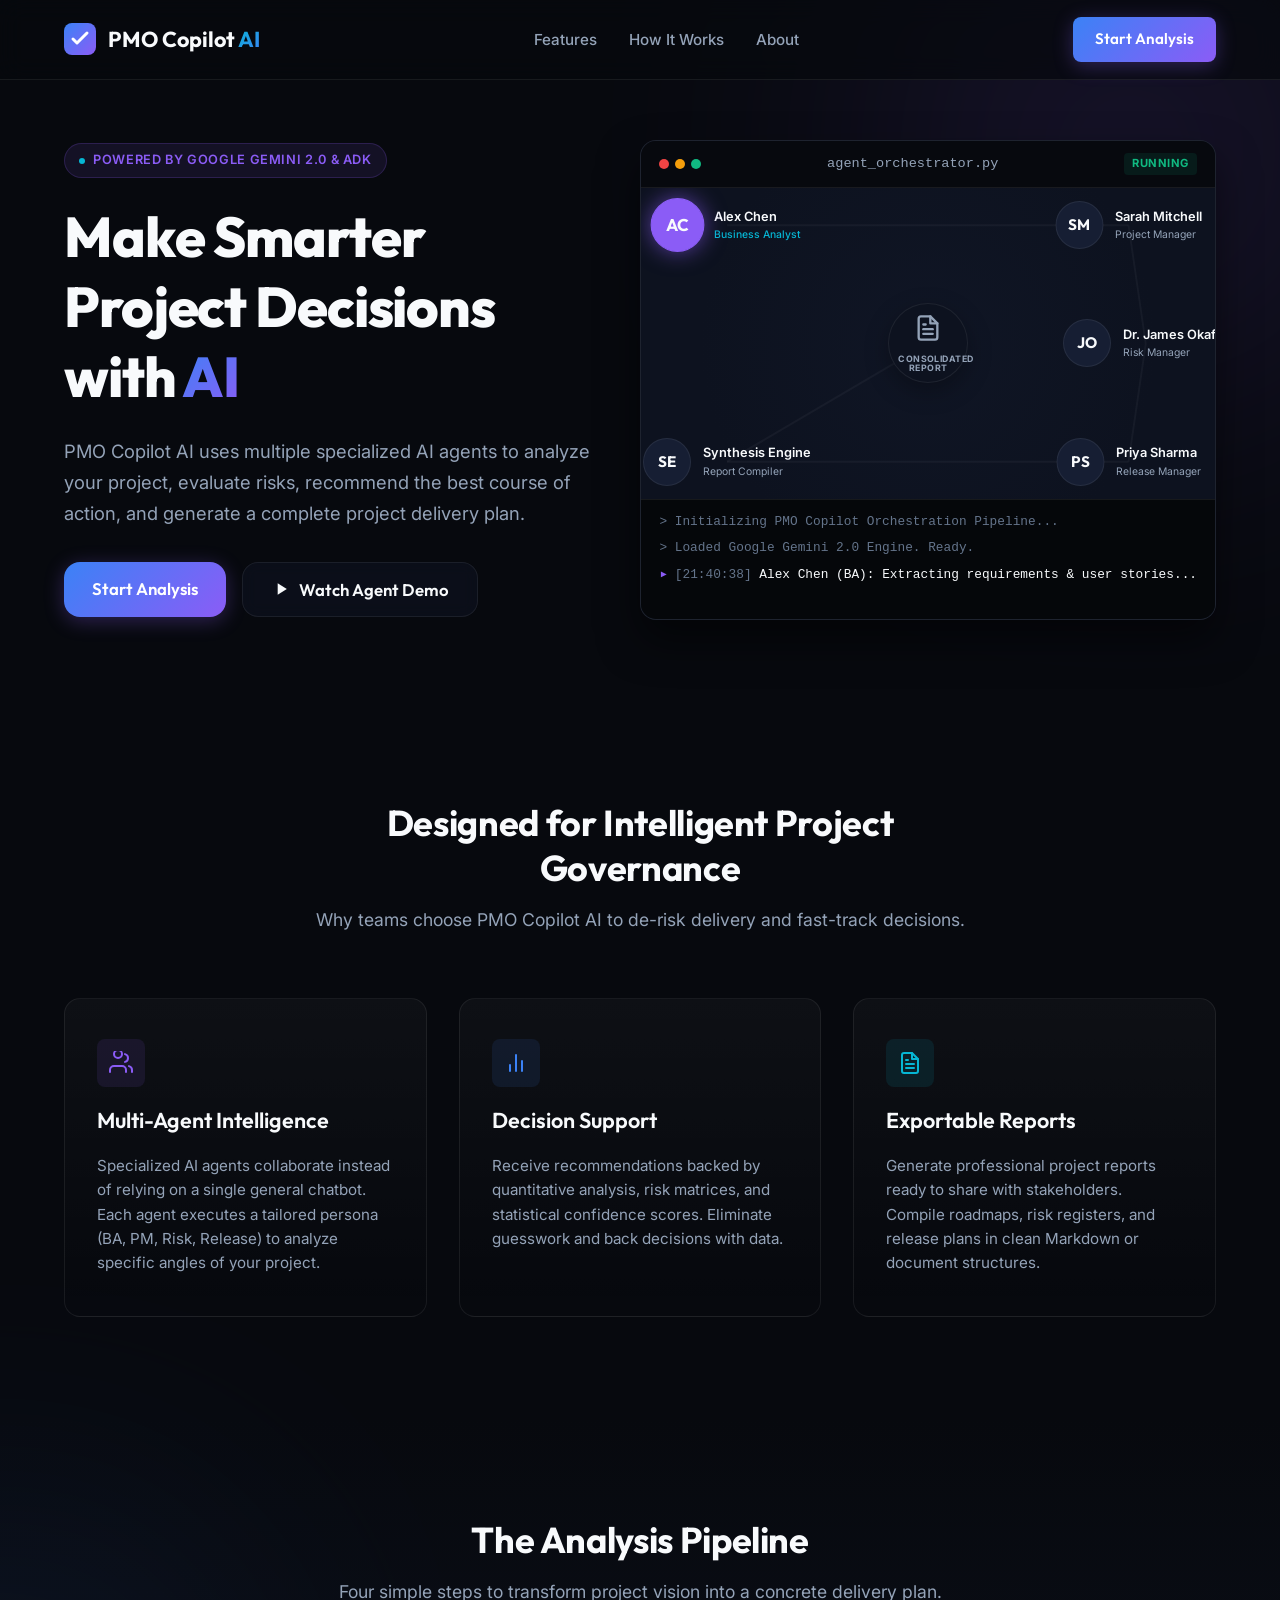
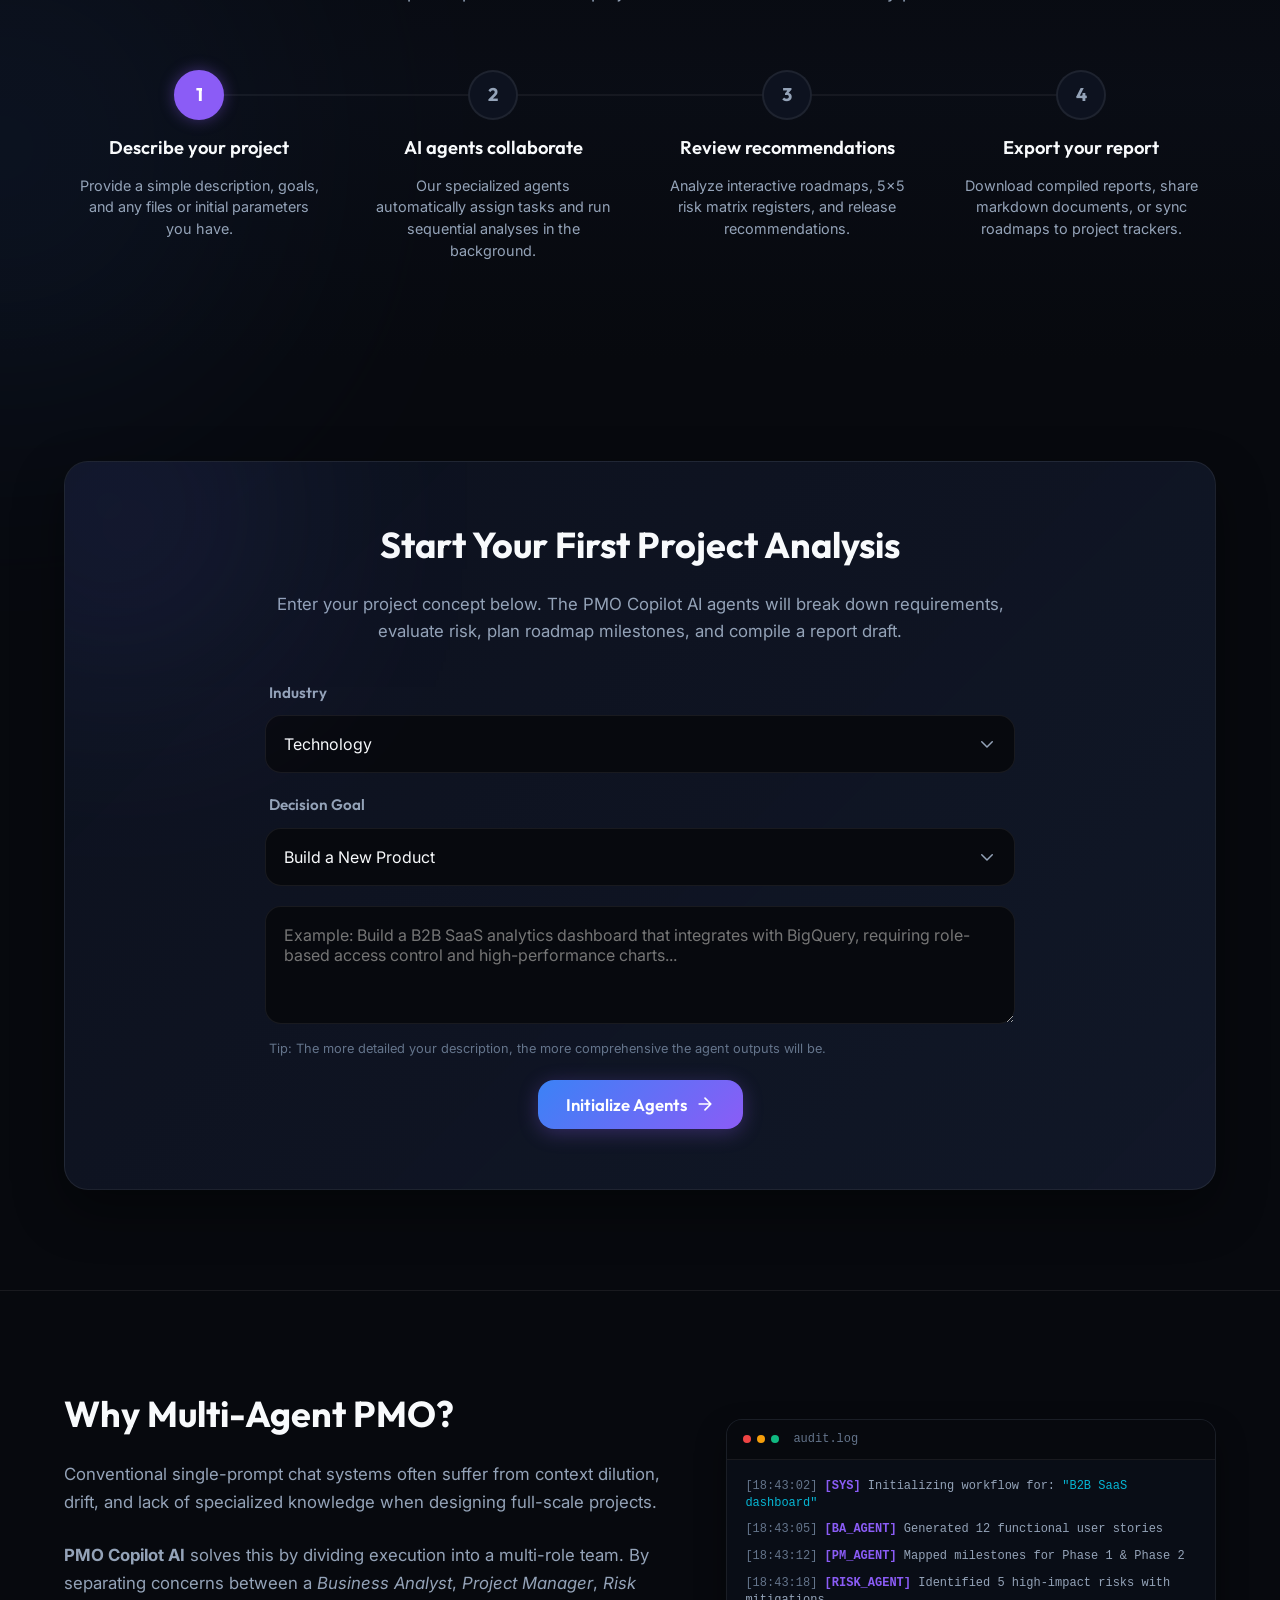
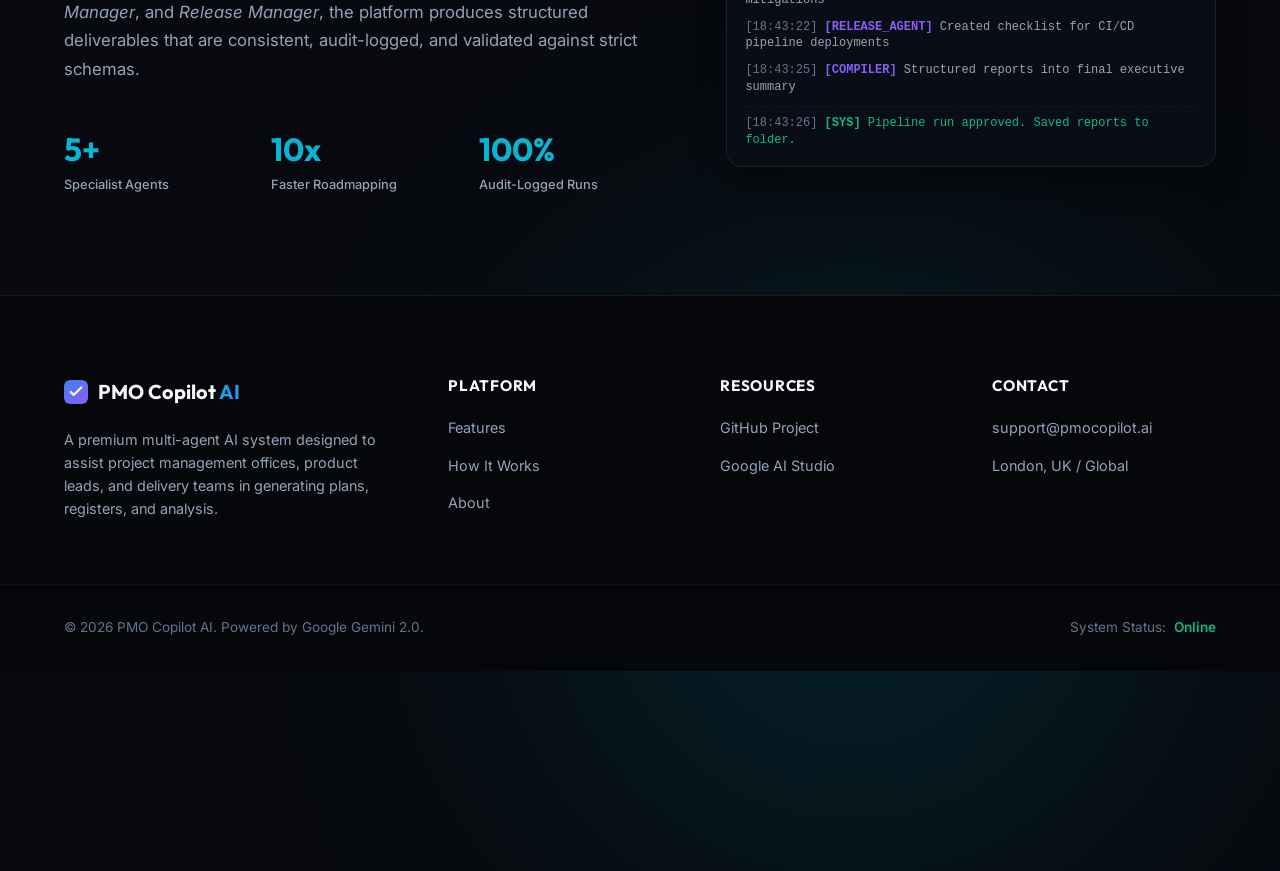
<file: PMO COPILOT FILE/frontend/index.html>
<!DOCTYPE html>
<html lang="en">
<head>
  <meta charset="UTF-8">
  <meta name="viewport" content="width=device-width, initial-scale=1.0">
  <meta name="description" content="PMO Copilot AI - A premium multi-agent AI system that evaluates project risks, plans roadmaps, analyzes requirements, and generates complete, exportable delivery reports.">
  
  <title>PMO Copilot AI - Smart Project Decision Support</title>
  
  <!-- Favicon -->
  <link rel="icon" type="image/svg+xml" href="data:image/svg+xml,<svg xmlns=%22http://www.w3.org/2000/svg%22 viewBox=%220 0 100 100%22><text y=%22.9em%22 font-size=%2290%22>🤖</text></svg>">
  
  <!-- Typography (Google Fonts: Outfit for Headers, Inter for Body) -->
  <link rel="preconnect" href="https://fonts.googleapis.com">
  <link rel="preconnect" href="https://fonts.gstatic.com" crossorigin>
  <link href="https://fonts.googleapis.com/css2?family=Inter:wght@300;400;500;600;700&family=Outfit:wght@400;500;600;700;800&display=swap" rel="stylesheet">
  
  <!-- CSS Stylesheet -->
  <link rel="stylesheet" href="styles.css">
</head>
<body>

  <!-- Ambient Glow Background Blobs -->
  <div class="bg-glow blob-1" aria-hidden="true"></div>
  <div class="bg-glow blob-2" aria-hidden="true"></div>
  <div class="bg-glow blob-3" aria-hidden="true"></div>

  <!-- Navigation Bar -->
  <header class="navbar" id="navbar">
    <div class="nav-container">
      <a href="#" class="nav-logo" id="navLogo">
        <svg class="logo-icon" width="32" height="32" viewBox="0 0 32 32" fill="none" xmlns="http://www.w3.org/2000/svg">
          <rect width="32" height="32" rx="8" fill="url(#logoGrad)" />
          <path d="M9 16L13 20L23 10" stroke="white" stroke-width="3" stroke-linecap="round" stroke-linejoin="round"/>
          <defs>
            <linearGradient id="logoGrad" x1="0" y1="0" x2="32" y2="32" gradientUnits="userSpaceOnUse">
              <stop stop-color="#3B82F6" />
              <stop offset="1" stop-color="#8B5CF6" />
            </linearGradient>
          </defs>
        </svg>
        <span>PMO Copilot <span class="logo-accent">AI</span></span>
      </a>

      <!-- Hamburger Menu for Mobile -->
      <button class="hamburger-menu" id="hamburger" aria-label="Toggle Navigation Menu">
        <span></span>
        <span></span>
        <span></span>
      </button>

      <!-- Nav Links -->
      <nav class="nav-menu" id="navMenu">
        <ul class="nav-links">
          <li><a href="#features" class="nav-link">Features</a></li>
          <li><a href="#how-it-works" class="nav-link">How It Works</a></li>
          <li><a href="#about" class="nav-link">About</a></li>
        </ul>
        <div class="nav-cta-mobile">
          <a href="#start-analysis" class="btn btn-primary">Start Analysis</a>
        </div>
      </nav>

      <div class="nav-cta-desktop">
        <a href="#start-analysis" class="btn btn-primary">Start Analysis</a>
      </div>
    </div>
  </header>

  <main>
    <!-- Hero Section -->
    <section class="hero-section" id="hero">
      <div class="section-container hero-grid">
        <!-- Hero Content (Left) -->
        <div class="hero-content">
          <div class="hero-badge">
            <span class="badge-dot"></span>
            <span class="badge-text">Powered by Google Gemini 2.0 & ADK</span>
          </div>
          <h1 class="hero-headline">
            Make Smarter Project Decisions with <span class="gradient-text">AI</span>
          </h1>
          <p class="hero-subheadline">
            PMO Copilot AI uses multiple specialized AI agents to analyze your project, evaluate risks, recommend the best course of action, and generate a complete project delivery plan.
          </p>
          <div class="hero-actions">
            <a href="#start-analysis" class="btn btn-primary btn-large">Start Analysis</a>
            <button class="btn btn-secondary btn-large" id="btnWatchDemo">
              <svg width="20" height="20" viewBox="0 0 24 24" fill="none" xmlns="http://www.w3.org/2000/svg" class="icon-play">
                <path d="M8 5V19L19 12L8 5Z" fill="currentColor"/>
              </svg>
              Watch Agent Demo
            </button>
          </div>
        </div>

        <!-- Hero Visualization (Right) -->
        <div class="hero-visual">
          <div class="agent-workspace">
            <div class="workspace-header">
              <div class="window-controls">
                <span class="dot red"></span>
                <span class="dot yellow"></span>
                <span class="dot green"></span>
              </div>
              <div class="workspace-title">agent_orchestrator.py</div>
              <div class="workspace-badge">RUNNING</div>
            </div>

            <!-- Agent Nodes Container -->
            <div class="workspace-body">
              <svg class="agent-connections" id="connectionsSvg" xmlns="http://www.w3.org/2000/svg">
                <!-- SVG Paths will be dynamically controlled/drawn or animated via CSS/JS -->
                <path id="path-ba-pm" class="connection-line" d="" />
                <path id="path-pm-risk" class="connection-line" d="" />
                <path id="path-risk-release" class="connection-line" d="" />
                <path id="path-release-compiler" class="connection-line" d="" />
                
                <!-- Glowing pulses traveling along paths -->
                <circle id="pulse-ba-pm" class="pulse-dot" r="4" fill="#06B6D4" />
                <circle id="pulse-pm-risk" class="pulse-dot" r="4" fill="#3B82F6" />
                <circle id="pulse-risk-release" class="pulse-dot" r="4" fill="#8B5CF6" />
                <circle id="pulse-release-compiler" class="pulse-dot" r="4" fill="#EC4899" />
              </svg>

              <!-- Central compiled report node -->
              <div class="central-compiler-gate">
                <div class="report-node" id="reportNode">
                  <div class="report-icon">
                    <svg width="28" height="28" viewBox="0 0 24 24" fill="none" xmlns="http://www.w3.org/2000/svg">
                      <path d="M14 2H6C4.89543 2 4 2.89543 4 4V20C4 21.1046 4.89543 22 6 22H18C19.1046 22 20 21.1046 20 20V8L14 2Z" stroke="currentColor" stroke-width="2" stroke-linecap="round" stroke-linejoin="round"/>
                      <path d="M14 2V8H20" stroke="currentColor" stroke-width="2" stroke-linecap="round" stroke-linejoin="round"/>
                      <path d="M16 13H8" stroke="currentColor" stroke-width="2" stroke-linecap="round"/>
                      <path d="M16 17H8" stroke="currentColor" stroke-width="2" stroke-linecap="round"/>
                      <path d="M10 9H8" stroke="currentColor" stroke-width="2" stroke-linecap="round"/>
                    </svg>
                  </div>
                  <span class="report-label">Consolidated Report</span>
                </div>
              </div>

              <!-- Orbiting Agent Nodes -->
              <!-- Agent 1: Business Analyst -->
              <div class="agent-node" id="agent-ba" style="--angle: 0;">
                <div class="agent-icon-wrapper">
                  <span class="agent-avatar">AC</span>
                  <div class="agent-glow"></div>
                </div>
                <div class="agent-info">
                  <div class="agent-name">Alex Chen</div>
                  <div class="agent-role">Business Analyst</div>
                </div>
              </div>

              <!-- Agent 2: Project Manager -->
              <div class="agent-node" id="agent-pm" style="--angle: 72;">
                <div class="agent-icon-wrapper">
                  <span class="agent-avatar">SM</span>
                  <div class="agent-glow"></div>
                </div>
                <div class="agent-info">
                  <div class="agent-name">Sarah Mitchell</div>
                  <div class="agent-role">Project Manager</div>
                </div>
              </div>

              <!-- Agent 3: Risk Manager -->
              <div class="agent-node" id="agent-risk" style="--angle: 144;">
                <div class="agent-icon-wrapper">
                  <span class="agent-avatar">JO</span>
                  <div class="agent-glow"></div>
                </div>
                <div class="agent-info">
                  <div class="agent-name">Dr. James Okafor</div>
                  <div class="agent-role">Risk Manager</div>
                </div>
              </div>

              <!-- Agent 4: Release Manager -->
              <div class="agent-node" id="agent-release" style="--angle: 216;">
                <div class="agent-icon-wrapper">
                  <span class="agent-avatar">PS</span>
                  <div class="agent-glow"></div>
                </div>
                <div class="agent-info">
                  <div class="agent-name">Priya Sharma</div>
                  <div class="agent-role">Release Manager</div>
                </div>
              </div>

              <!-- Agent 5: Report Compiler -->
              <div class="agent-node" id="agent-compiler" style="--angle: 288;">
                <div class="agent-icon-wrapper">
                  <span class="agent-avatar">SE</span>
                  <div class="agent-glow"></div>
                </div>
                <div class="agent-info">
                  <div class="agent-name">Synthesis Engine</div>
                  <div class="agent-role">Report Compiler</div>
                </div>
              </div>
            </div>

            <!-- Terminal log output -->
            <div class="workspace-terminal">
              <div class="terminal-logs" id="terminalLogs">
                <div class="log-line system">&gt; Initializing PMO Copilot Orchestration Pipeline...</div>
                <div class="log-line system">&gt; Loaded Google Gemini 2.0 Engine. Ready.</div>
              </div>
            </div>
          </div>
        </div>
      </div>
    </section>

    <!-- Value Proposition Section -->
    <section class="features-section" id="features">
      <div class="section-container">
        <div class="section-header">
          <h2 class="section-title">Designed for Intelligent Project Governance</h2>
          <p class="section-subtitle">Why teams choose PMO Copilot AI to de-risk delivery and fast-track decisions.</p>
        </div>

        <div class="features-grid">
          <!-- Feature 1: Multi-Agent Intelligence -->
          <div class="feature-card">
            <div class="feature-icon-container purple">
              <svg width="24" height="24" viewBox="0 0 24 24" fill="none" xmlns="http://www.w3.org/2000/svg">
                <path d="M17 21v-2a4 4 0 0 0-4-4H5a4 4 0 0 0-4 4v2M9 7a4 4 0 1 0 0-8 4 4 0 0 0 0 8z" stroke="currentColor" stroke-width="2" stroke-linecap="round" stroke-linejoin="round"/>
                <path d="M23 21v-2a4 4 0 0 0-3-3.87M16 3.13a4 4 0 0 1 0 7.75" stroke="currentColor" stroke-width="2" stroke-linecap="round" stroke-linejoin="round"/>
              </svg>
            </div>
            <h3 class="feature-title">Multi-Agent Intelligence</h3>
            <p class="feature-description">
              Specialized AI agents collaborate instead of relying on a single general chatbot. Each agent executes a tailored persona (BA, PM, Risk, Release) to analyze specific angles of your project.
            </p>
          </div>

          <!-- Feature 2: Decision Support -->
          <div class="feature-card">
            <div class="feature-icon-container blue">
              <svg width="24" height="24" viewBox="0 0 24 24" fill="none" xmlns="http://www.w3.org/2000/svg">
                <path d="M18 20V10M12 20V4M6 20V14" stroke="currentColor" stroke-width="2" stroke-linecap="round" stroke-linejoin="round"/>
              </svg>
            </div>
            <h3 class="feature-title">Decision Support</h3>
            <p class="feature-description">
              Receive recommendations backed by quantitative analysis, risk matrices, and statistical confidence scores. Eliminate guesswork and back decisions with data.
            </p>
          </div>

          <!-- Feature 3: Exportable Reports -->
          <div class="feature-card">
            <div class="feature-icon-container cyan">
              <svg width="24" height="24" viewBox="0 0 24 24" fill="none" xmlns="http://www.w3.org/2000/svg">
                <path d="M14 2H6C4.89543 2 4 2.89543 4 4V20C4 21.1046 4.89543 22 6 22H18C19.1046 22 20 21.1046 20 20V8L14 2Z" stroke="currentColor" stroke-width="2" stroke-linecap="round" stroke-linejoin="round"/>
                <path d="M14 2V8H20" stroke="currentColor" stroke-width="2" stroke-linecap="round" stroke-linejoin="round"/>
                <path d="M16 13H8" stroke="currentColor" stroke-width="2" stroke-linecap="round"/>
                <path d="M16 17H8" stroke="currentColor" stroke-width="2" stroke-linecap="round"/>
                <path d="M10 9H8" stroke="currentColor" stroke-width="2" stroke-linecap="round"/>
              </svg>
            </div>
            <h3 class="feature-title">Exportable Reports</h3>
            <p class="feature-description">
              Generate professional project reports ready to share with stakeholders. Compile roadmaps, risk registers, and release plans in clean Markdown or document structures.
            </p>
          </div>
        </div>
      </div>
    </section>

    <!-- How It Works Section -->
    <section class="how-it-works" id="how-it-works">
      <div class="section-container">
        <div class="section-header">
          <h2 class="section-title">The Analysis Pipeline</h2>
          <p class="section-subtitle">Four simple steps to transform project vision into a concrete delivery plan.</p>
        </div>

        <div class="steps-container">
          <div class="steps-line" aria-hidden="true">
            <div class="steps-progress" id="stepsProgress"></div>
          </div>
          
          <div class="steps-grid">
            <!-- Step 1 -->
            <div class="step-item" id="step-1">
              <div class="step-number-container">
                <span class="step-num">1</span>
              </div>
              <h3 class="step-title">Describe your project</h3>
              <p class="step-description">Provide a simple description, goals, and any files or initial parameters you have.</p>
            </div>

            <!-- Step 2 -->
            <div class="step-item" id="step-2">
              <div class="step-number-container">
                <span class="step-num">2</span>
              </div>
              <h3 class="step-title">AI agents collaborate</h3>
              <p class="step-description">Our specialized agents automatically assign tasks and run sequential analyses in the background.</p>
            </div>

            <!-- Step 3 -->
            <div class="step-item" id="step-3">
              <div class="step-number-container">
                <span class="step-num">3</span>
              </div>
              <h3 class="step-title">Review recommendations</h3>
              <p class="step-description">Analyze interactive roadmaps, 5x5 risk matrix registers, and release recommendations.</p>
            </div>

            <!-- Step 4 -->
            <div class="step-item" id="step-4">
              <div class="step-number-container">
                <span class="step-num">4</span>
              </div>
              <h3 class="step-title">Export your report</h3>
              <p class="step-description">Download compiled reports, share markdown documents, or sync roadmaps to project trackers.</p>
            </div>
          </div>
        </div>
      </div>
    </section>

    <!-- Interactive Interactive Tool Section (Start Analysis Form Placeholder) -->
    <section class="cta-section" id="start-analysis">
      <div class="section-container cta-box-wrap">
        <div class="cta-box">
          <div class="cta-content">
            <h2 class="cta-title">Start Your First Project Analysis</h2>
            <p class="cta-text">Enter your project concept below. The PMO Copilot AI agents will break down requirements, evaluate risk, plan roadmap milestones, and compile a report draft.</p>
            
            <form class="analysis-form" id="analysisForm">
              <div class="form-group">
                <label for="projectIndustry" class="form-label">Industry</label>
                <select id="projectIndustry" class="form-input">
                  <option value="Technology">Technology</option>
                  <option value="Healthcare">Healthcare</option>
                  <option value="Finance">Finance</option>
                  <option value="Education">Education</option>
                  <option value="Retail">Retail</option>
                  <option value="Construction">Construction</option>
                  <option value="Manufacturing">Manufacturing</option>
                  <option value="Agriculture">Agriculture</option>
                  <option value="Government">Government</option>
                  <option value="Other">Other</option>
                </select>
              </div>

              <div class="form-group">
                <label for="decisionGoal" class="form-label">Decision Goal</label>
                <select id="decisionGoal" class="form-input">
                  <option value="Build a New Product">Build a New Product</option>
                  <option value="Plan a Project">Plan a Project</option>
                  <option value="Assess Project Risks">Assess Project Risks</option>
                  <option value="Improve an Existing Project">Improve an Existing Project</option>
                  <option value="Release Planning">Release Planning</option>
                  <option value="General Project Advice">General Project Advice</option>
                </select>
              </div>

              <div class="form-group">
                <textarea id="projectDescription" class="form-input" rows="4" placeholder="Example: Build a B2B SaaS analytics dashboard that integrates with BigQuery, requiring role-based access control and high-performance charts..."></textarea>
                <div class="form-help">Tip: The more detailed your description, the more comprehensive the agent outputs will be.</div>
              </div>
              <div class="form-actions-align">
                <button type="submit" class="btn btn-primary btn-large">
                  <span class="btn-text">Initialize Agents</span>
                  <svg width="20" height="20" viewBox="0 0 24 24" fill="none" xmlns="http://www.w3.org/2000/svg" class="icon-arrow-right">
                    <path d="M5 12H19M19 12L12 5M19 12L12 19" stroke="currentColor" stroke-width="2" stroke-linecap="round" stroke-linejoin="round"/>
                  </svg>
                </button>
              </div>
            </form>
          </div>
        </div>
      </div>
    </section>

    <!-- About Section -->
    <section class="about-section" id="about">
      <div class="section-container">
        <div class="about-grid">
          <div class="about-text">
            <h2 class="about-title">Why Multi-Agent PMO?</h2>
            <p class="about-para">
              Conventional single-prompt chat systems often suffer from context dilution, drift, and lack of specialized knowledge when designing full-scale projects.
            </p>
            <p class="about-para">
              <strong>PMO Copilot AI</strong> solves this by dividing execution into a multi-role team. By separating concerns between a <em>Business Analyst</em>, <em>Project Manager</em>, <em>Risk Manager</em>, and <em>Release Manager</em>, the platform produces structured deliverables that are consistent, audit-logged, and validated against strict schemas.
            </p>
            <div class="about-stats">
              <div class="stat-item">
                <div class="stat-value">5+</div>
                <div class="stat-label">Specialist Agents</div>
              </div>
              <div class="stat-item">
                <div class="stat-value">10x</div>
                <div class="stat-label">Faster Roadmapping</div>
              </div>
              <div class="stat-item">
                <div class="stat-value">100%</div>
                <div class="stat-label">Audit-Logged Runs</div>
              </div>
            </div>
          </div>
          <div class="about-visual">
            <div class="about-image-card">
              <div class="terminal-header">
                <span class="dot red"></span>
                <span class="dot yellow"></span>
                <span class="dot green"></span>
                <span class="terminal-title-text">audit.log</span>
              </div>
              <div class="terminal-body-text">
                <div class="log-entry"><span class="log-time">[18:43:02]</span> <span class="log-role">[SYS]</span> Initializing workflow for: <span class="log-val">"B2B SaaS dashboard"</span></div>
                <div class="log-entry"><span class="log-time">[18:43:05]</span> <span class="log-role">[BA_AGENT]</span> Generated 12 functional user stories</div>
                <div class="log-entry"><span class="log-time">[18:43:12]</span> <span class="log-role">[PM_AGENT]</span> Mapped milestones for Phase 1 &amp; Phase 2</div>
                <div class="log-entry"><span class="log-time">[18:43:18]</span> <span class="log-role">[RISK_AGENT]</span> Identified 5 high-impact risks with mitigations</div>
                <div class="log-entry"><span class="log-time">[18:43:22]</span> <span class="log-role">[RELEASE_AGENT]</span> Created checklist for CI/CD pipeline deployments</div>
                <div class="log-entry"><span class="log-time">[18:43:25]</span> <span class="log-role">[COMPILER]</span> Structured reports into final executive summary</div>
                <div class="log-entry success"><span class="log-time">[18:43:26]</span> <span class="log-role">[SYS]</span> Pipeline run approved. Saved reports to folder.</div>
              </div>
            </div>
          </div>
        </div>
      </div>
    </section>
  </main>

  <!-- Watch Demo Modal -->
  <div class="modal" id="videoModal" aria-hidden="true" role="dialog">
    <div class="modal-backdrop"></div>
    <div class="modal-wrapper">
      <div class="modal-content">
        <div class="modal-header">
          <h3 class="modal-title">PMO Copilot AI - Demo</h3>
          <button class="modal-close" id="modalClose" aria-label="Close Demo Modal">&times;</button>
        </div>
        <div class="modal-body">
          <div class="video-placeholder">
            <div class="video-mock-ui">
              <div class="mock-sidebar">
                <div class="mock-logo">🤖</div>
                <div class="mock-item active">Dashboard</div>
                <div class="mock-item">Projects</div>
                <div class="mock-item">Reports</div>
              </div>
              <div class="mock-main">
                <div class="mock-nav">Project: E-Commerce Mobile App</div>
                <div class="mock-content-area">
                  <div class="mock-card glow-active">
                    <div class="mock-card-header">Collaborating Agents</div>
                    <div class="mock-bubbles">
                      <div class="bubble active">Alex Chen (BA)</div>
                      <div class="bubble">Sarah Mitchell (PM)</div>
                      <div class="bubble">Dr. James Okafor (Risk)</div>
                    </div>
                    <div class="mock-terminal">
                      <div class="line">&gt; Parsing inputs... done.</div>
                      <div class="line">&gt; Running user story generator...</div>
                      <div class="line font-green">&gt; Success: requirements.md compiled. [98% Confidence]</div>
                    </div>
                  </div>
                </div>
              </div>
            </div>
            <div class="video-play-overlay">
              <svg width="64" height="64" viewBox="0 0 24 24" fill="none" xmlns="http://www.w3.org/2000/svg">
                <circle cx="12" cy="12" r="10" fill="rgba(15, 21, 36, 0.8)" stroke="#8B5CF6" stroke-width="2"/>
                <path d="M10 8V16L16 12L10 8Z" fill="#F8FAFC"/>
              </svg>
              <span>Click to Play Demo Walkthrough</span>
            </div>
          </div>
        </div>
      </div>
    </div>
  </div>

  <!-- Footer -->
  <footer class="footer">
    <div class="section-container footer-grid">
      <div class="footer-brand-col">
        <a href="#" class="footer-logo">
          <svg width="24" height="24" viewBox="0 0 32 32" fill="none" xmlns="http://www.w3.org/2000/svg">
            <rect width="32" height="32" rx="8" fill="url(#footerLogoGrad)" />
            <path d="M9 16L13 20L23 10" stroke="white" stroke-width="3" stroke-linecap="round" stroke-linejoin="round"/>
            <defs>
              <linearGradient id="footerLogoGrad" x1="0" y1="0" x2="32" y2="32" gradientUnits="userSpaceOnUse">
                <stop stop-color="#3B82F6" />
                <stop offset="1" stop-color="#8B5CF6" />
              </linearGradient>
            </defs>
          </svg>
          <span>PMO Copilot <span class="logo-accent">AI</span></span>
        </a>
        <p class="footer-description">
          A premium multi-agent AI system designed to assist project management offices, product leads, and delivery teams in generating plans, registers, and analysis.
        </p>
      </div>

      <div class="footer-links-col">
        <h4 class="footer-title">Platform</h4>
        <ul class="footer-links-list">
          <li><a href="#features">Features</a></li>
          <li><a href="#how-it-works">How It Works</a></li>
          <li><a href="#about">About</a></li>
        </ul>
      </div>

      <div class="footer-links-col">
        <h4 class="footer-title">Resources</h4>
        <ul class="footer-links-list">
          <li><a href="https://github.com/placeholder-pmo-copilot-ai" target="_blank" rel="noopener noreferrer">GitHub Project</a></li>
          <li><a href="https://aistudio.google.com" target="_blank" rel="noopener noreferrer">Google AI Studio</a></li>
        </ul>
      </div>

      <div class="footer-links-col">
        <h4 class="footer-title">Contact</h4>
        <ul class="footer-links-list">
          <li><a href="mailto:support@pmocopilot.ai">support@pmocopilot.ai</a></li>
          <li><span class="footer-text">London, UK / Global</span></li>
        </ul>
      </div>
    </div>
    
    <div class="footer-bottom">
      <div class="section-container footer-bottom-flex">
        <p class="footer-copyright">&copy; 2026 PMO Copilot AI. Powered by Google Gemini 2.0.</p>
        <p class="footer-status">System Status: <span class="status-online">Online</span></p>
      </div>
    </div>
  </footer>

  <!-- Javascript File -->
  <script src="app.js"></script>
</body>
</html>
</file>
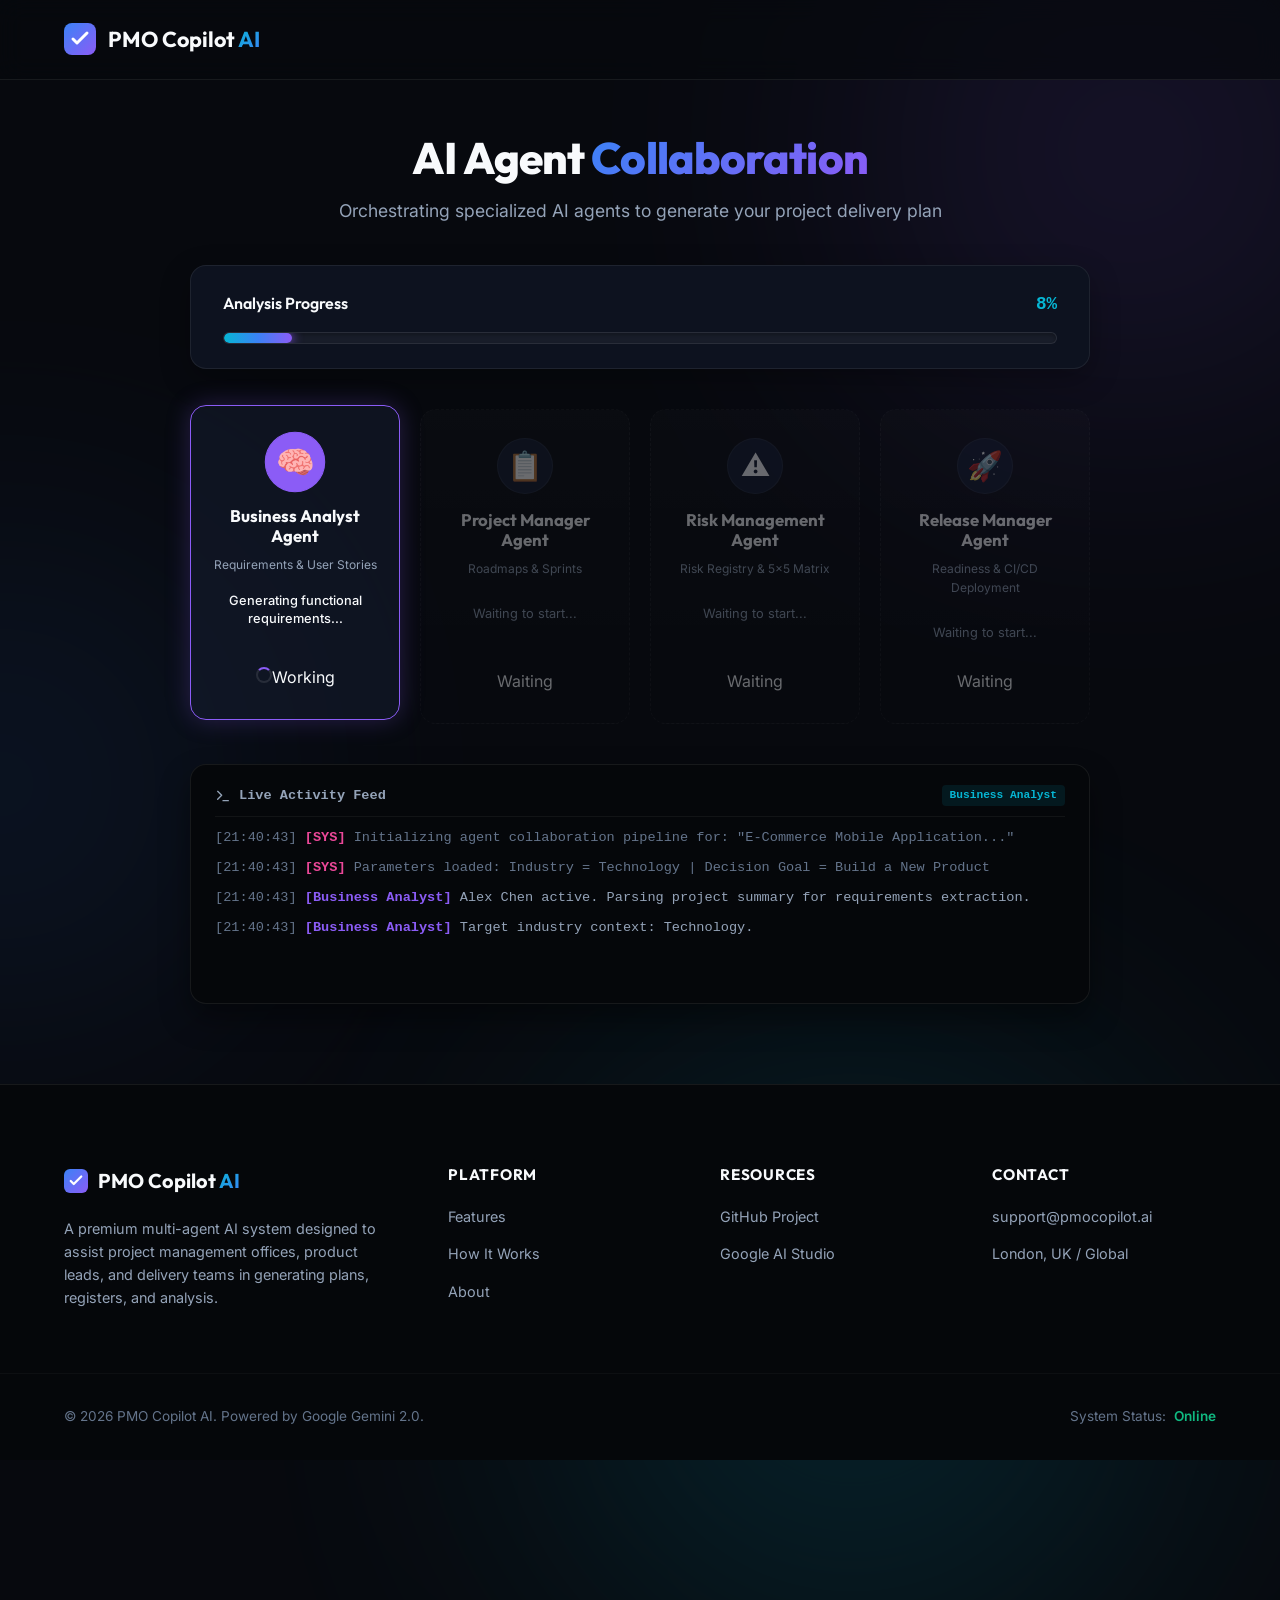
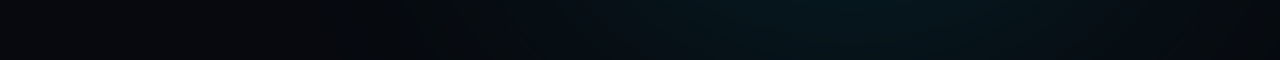
<file: PMO COPILOT FILE/frontend/collaboration.html>
<!DOCTYPE html>
<html lang="en">
<head>
  <meta charset="UTF-8">
  <meta name="viewport" content="width=device-width, initial-scale=1.0">
  <meta name="description" content="PMO Copilot AI - Real-time AI agent collaboration and project analysis pipeline.">
  
  <title>AI Agent Collaboration - PMO Copilot AI</title>
  
  <!-- Favicon -->
  <link rel="icon" type="image/svg+xml" href="data:image/svg+xml,<svg xmlns=%22http://www.w3.org/2000/svg%22 viewBox=%220 0 100 100%22><text y=%22.9em%22 font-size=%2290%22>🤖</text></svg>">
  
  <!-- Typography -->
  <link rel="preconnect" href="https://fonts.googleapis.com">
  <link rel="preconnect" href="https://fonts.gstatic.com" crossorigin>
  <link href="https://fonts.googleapis.com/css2?family=Inter:wght@300;400;500;600;700&family=Outfit:wght@400;500;600;700;800&display=swap" rel="stylesheet">
  
  <!-- CSS Stylesheets -->
  <link rel="stylesheet" href="styles.css">
</head>
<body>

  <!-- Ambient Glow Background Blobs -->
  <div class="bg-glow blob-1" aria-hidden="true"></div>
  <div class="bg-glow blob-2" aria-hidden="true"></div>
  <div class="bg-glow blob-3" aria-hidden="true"></div>

  <!-- Navigation Bar -->
  <header class="navbar" id="navbar">
    <div class="nav-container">
      <a href="index.html" class="nav-logo">
        <svg class="logo-icon" width="32" height="32" viewBox="0 0 32 32" fill="none" xmlns="http://www.w3.org/2000/svg">
          <rect width="32" height="32" rx="8" fill="url(#logoGrad)" />
          <path d="M9 16L13 20L23 10" stroke="white" stroke-width="3" stroke-linecap="round" stroke-linejoin="round"/>
          <defs>
            <linearGradient id="logoGrad" x1="0" y1="0" x2="32" y2="32" gradientUnits="userSpaceOnUse">
              <stop stop-color="#3B82F6" />
              <stop offset="1" stop-color="#8B5CF6" />
            </linearGradient>
          </defs>
        </svg>
        <span>PMO Copilot <span class="logo-accent">AI</span></span>
      </a>
    </div>
  </header>

  <main class="section-container">
    <div class="collab-container">
      
      <!-- Title Block -->
      <div class="collab-header-block">
        <h1 class="collab-title">AI Agent <span class="gradient-text">Collaboration</span></h1>
        <p class="collab-subtitle">Orchestrating specialized AI agents to generate your project delivery plan</p>
      </div>

      <!-- Overall Progress Bar Container -->
      <div class="collab-progress-wrapper">
        <div class="collab-progress-header">
          <span class="collab-progress-label">Analysis Progress</span>
          <span class="collab-progress-percent" id="progressPercent">0%</span>
        </div>
        <div class="collab-progress-container">
          <div class="collab-progress-bar" id="progressBarFill"></div>
        </div>
      </div>

      <!-- Agent Status Grid -->
      <div class="collab-grid">
        <!-- Card 1: Business Analyst Agent -->
        <div class="collab-card state-waiting" id="card-ba">
          <div class="collab-icon-wrap">🧠</div>
          <h3 class="collab-agent-name">Business Analyst Agent</h3>
          <p class="collab-agent-role">Requirements & User Stories</p>
          <div class="collab-status-text" id="status-ba">Waiting to start...</div>
          <div class="collab-status-badge" id="badge-ba">
            <span class="collab-badge badge-waiting">Waiting</span>
          </div>
        </div>

        <!-- Card 2: Project Manager Agent -->
        <div class="collab-card state-waiting" id="card-pm">
          <div class="collab-icon-wrap">📋</div>
          <h3 class="collab-agent-name">Project Manager Agent</h3>
          <p class="collab-agent-role">Roadmaps & Sprints</p>
          <div class="collab-status-text" id="status-pm">Waiting to start...</div>
          <div class="collab-status-badge" id="badge-pm">
            <span class="collab-badge badge-waiting">Waiting</span>
          </div>
        </div>

        <!-- Card 3: Risk Management Agent -->
        <div class="collab-card state-waiting" id="card-risk">
          <div class="collab-icon-wrap">⚠️</div>
          <h3 class="collab-agent-name">Risk Management Agent</h3>
          <p class="collab-agent-role">Risk Registry & 5x5 Matrix</p>
          <div class="collab-status-text" id="status-risk">Waiting to start...</div>
          <div class="collab-status-badge" id="badge-risk">
            <span class="collab-badge badge-waiting">Waiting</span>
          </div>
        </div>

        <!-- Card 4: Release Manager Agent -->
        <div class="collab-card state-waiting" id="card-release">
          <div class="collab-icon-wrap">🚀</div>
          <h3 class="collab-agent-name">Release Manager Agent</h3>
          <p class="collab-agent-role">Readiness & CI/CD Deployment</p>
          <div class="collab-status-text" id="status-release">Waiting to start...</div>
          <div class="collab-status-badge" id="badge-release">
            <span class="collab-badge badge-waiting">Waiting</span>
          </div>
        </div>
      </div>

      <!-- Live Terminal Activity Feed -->
      <div class="activity-feed-section">
        <div class="activity-header">
          <div class="activity-title">
            <svg width="16" height="16" viewBox="0 0 24 24" fill="none" xmlns="http://www.w3.org/2000/svg">
              <path d="M4 17L10 11L4 5" stroke="currentColor" stroke-width="2" stroke-linecap="round" stroke-linejoin="round"/>
              <path d="M12 19H20" stroke="currentColor" stroke-width="2" stroke-linecap="round" stroke-linejoin="round"/>
            </svg>
            <span>Live Activity Feed</span>
          </div>
          <span class="activity-badge" id="feedActiveAgent">System Idle</span>
        </div>
        <div class="activity-logs" id="activityLogs">
          <!-- Logs will be dynamically appended here -->
        </div>
      </div>

    </div>
  </main>

  <!-- Footer -->
  <footer class="footer">
    <div class="section-container footer-grid">
      <div class="footer-brand-col">
        <div class="footer-logo">
          <svg width="24" height="24" viewBox="0 0 32 32" fill="none" xmlns="http://www.w3.org/2000/svg">
            <rect width="32" height="32" rx="8" fill="url(#footerLogoGrad)" />
            <path d="M9 16L13 20L23 10" stroke="white" stroke-width="3" stroke-linecap="round" stroke-linejoin="round"/>
            <defs>
              <linearGradient id="footerLogoGrad" x1="0" y1="0" x2="32" y2="32" gradientUnits="userSpaceOnUse">
                <stop stop-color="#3B82F6" />
                <stop offset="1" stop-color="#8B5CF6" />
              </linearGradient>
            </defs>
          </svg>
          <span>PMO Copilot <span class="logo-accent">AI</span></span>
        </div>
        <p class="footer-description">
          A premium multi-agent AI system designed to assist project management offices, product leads, and delivery teams in generating plans, registers, and analysis.
        </p>
      </div>

      <div class="footer-links-col">
        <h4 class="footer-title">Platform</h4>
        <ul class="footer-links-list">
          <li><a href="index.html#features">Features</a></li>
          <li><a href="index.html#how-it-works">How It Works</a></li>
          <li><a href="index.html#about">About</a></li>
        </ul>
      </div>

      <div class="footer-links-col">
        <h4 class="footer-title">Resources</h4>
        <ul class="footer-links-list">
          <li><a href="https://github.com/placeholder-pmo-copilot-ai" target="_blank" rel="noopener noreferrer">GitHub Project</a></li>
          <li><a href="https://aistudio.google.com" target="_blank" rel="noopener noreferrer">Google AI Studio</a></li>
        </ul>
      </div>

      <div class="footer-links-col">
        <h4 class="footer-title">Contact</h4>
        <ul class="footer-links-list">
          <li><a href="mailto:support@pmocopilot.ai">support@pmocopilot.ai</a></li>
          <li><span class="footer-text">London, UK / Global</span></li>
        </ul>
      </div>
    </div>
    
    <div class="footer-bottom">
      <div class="section-container footer-bottom-flex">
        <p class="footer-copyright">&copy; 2026 PMO Copilot AI. Powered by Google Gemini 2.0.</p>
        <p class="footer-status">System Status: <span class="status-online">Online</span></p>
      </div>
    </div>
  </footer>

  <!-- Script for Collaboration Simulation -->
  <script src="collaboration.js"></script>
</body>
</html>
</file>
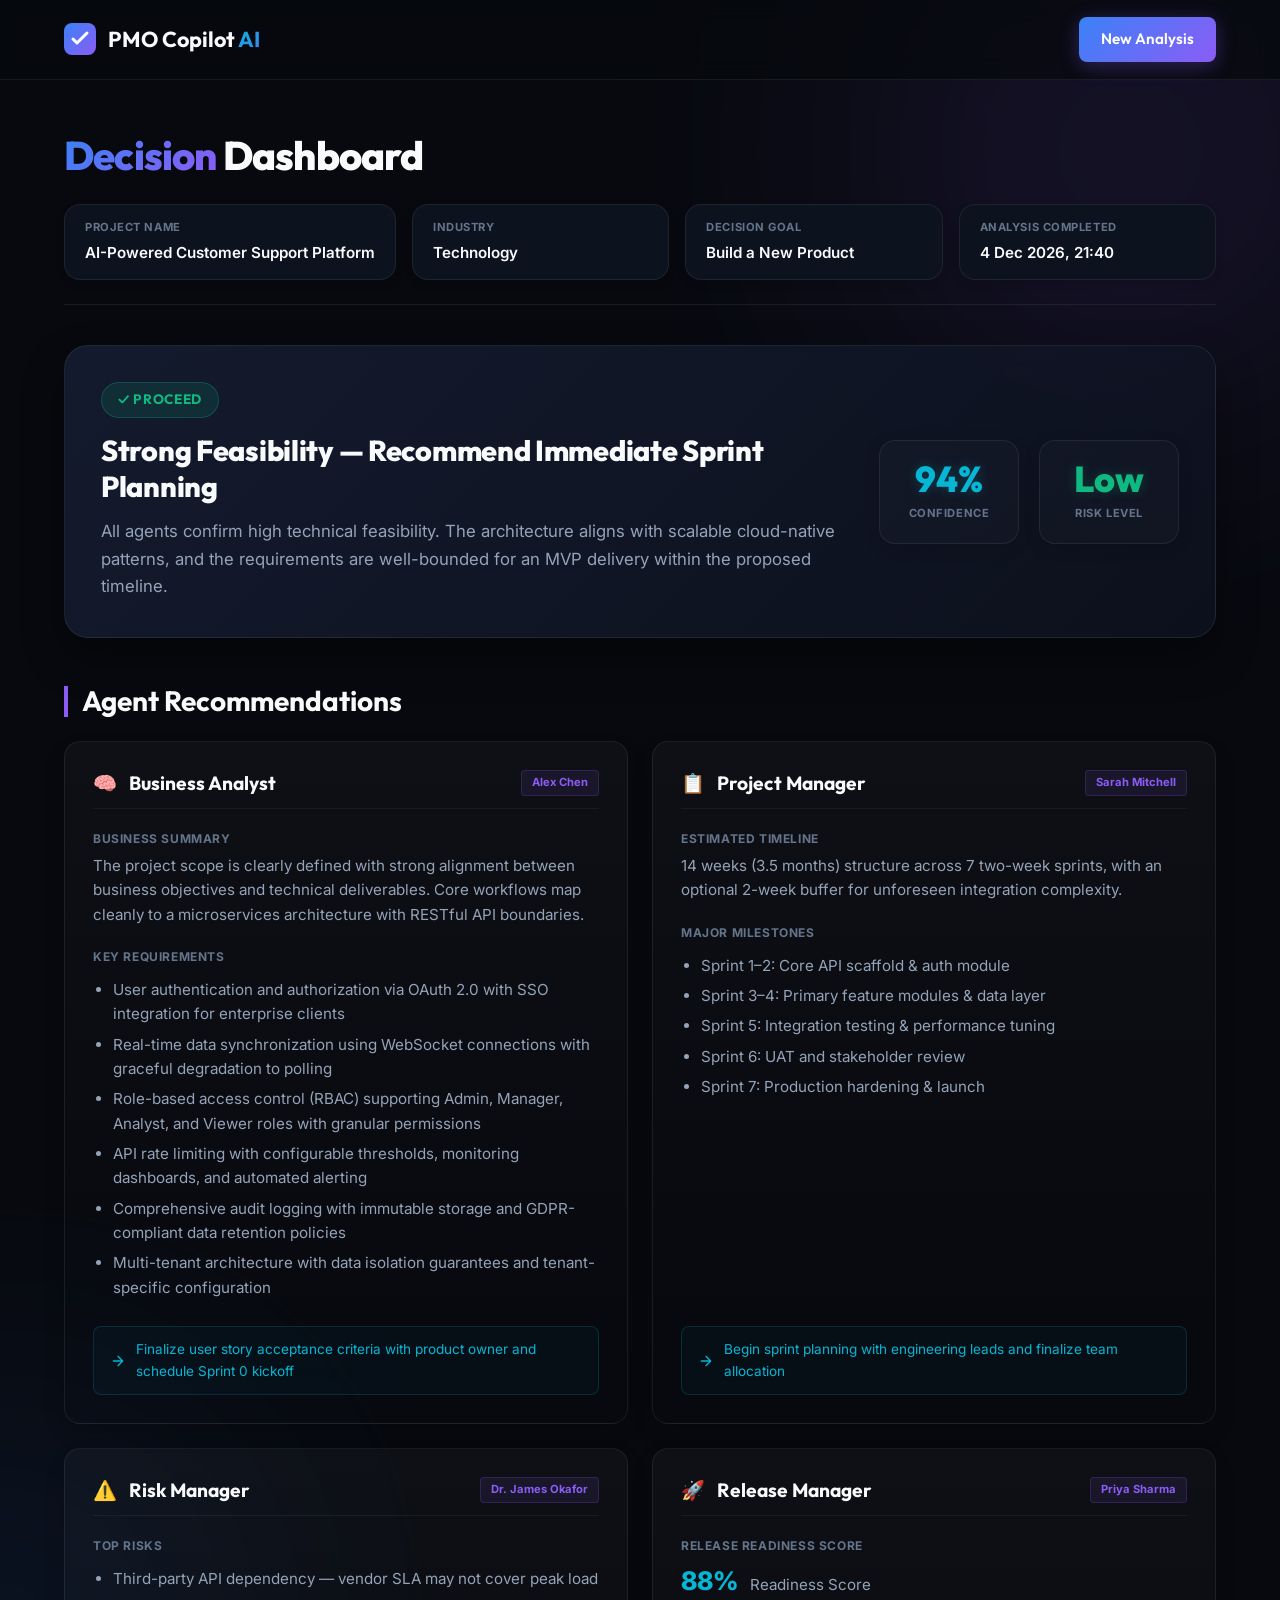
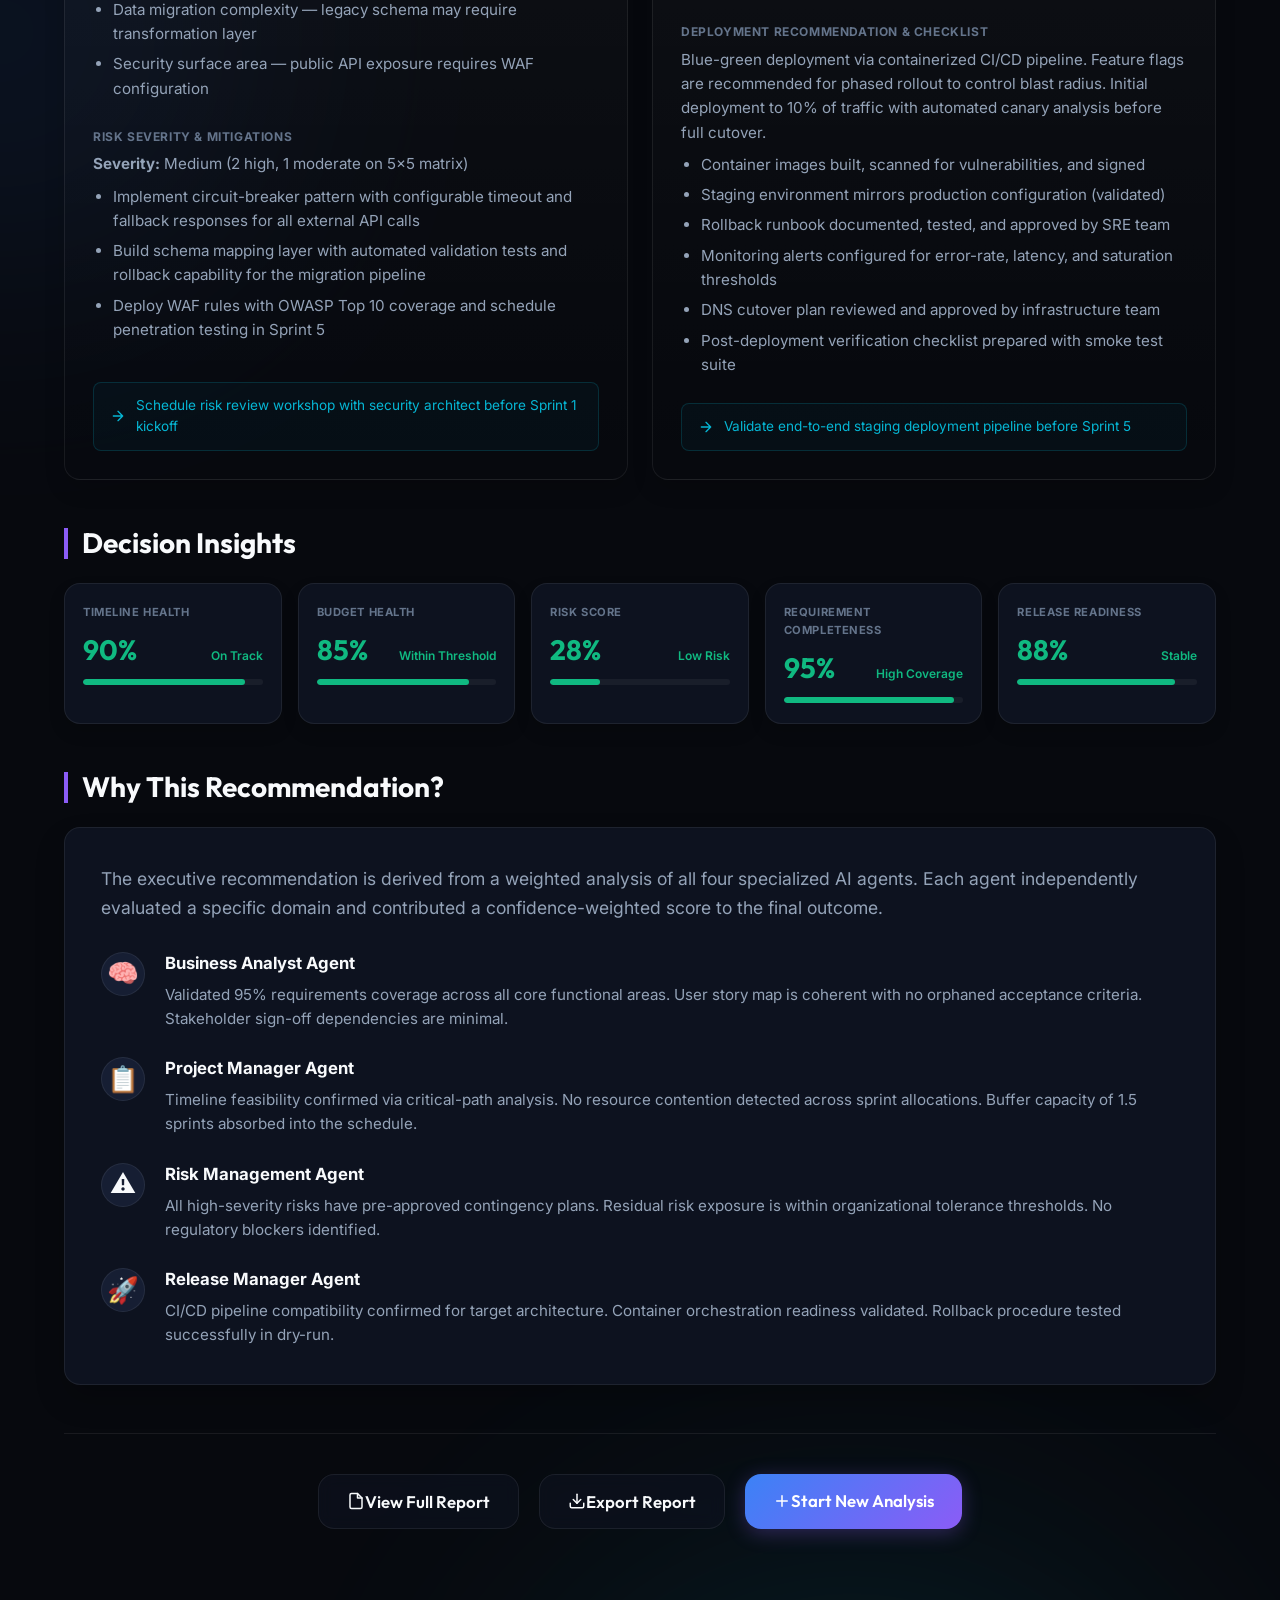
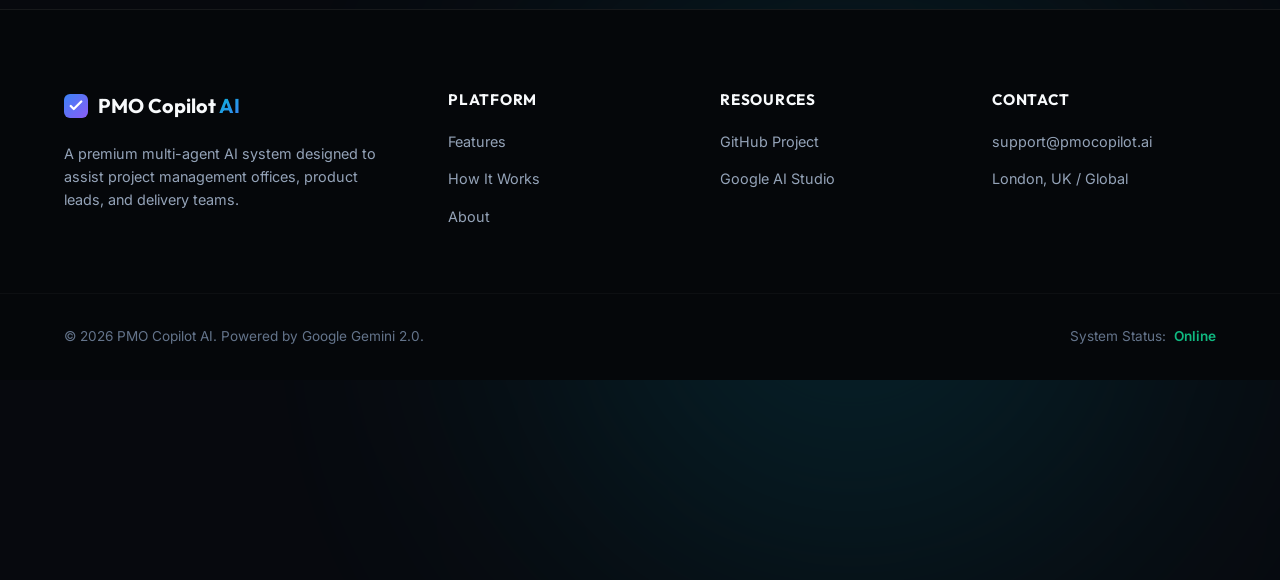
<file: PMO COPILOT FILE/frontend/dashboard.html>
<!DOCTYPE html>
<html lang="en">
<head>
  <meta charset="UTF-8">
  <meta name="viewport" content="width=device-width, initial-scale=1.0">
  <meta name="description" content="PMO Copilot AI - Decision Dashboard with executive recommendations, agent insights, and KPI metrics.">
  
  <title>Decision Dashboard - PMO Copilot AI</title>
  
  <!-- Favicon -->
  <link rel="icon" type="image/svg+xml" href="data:image/svg+xml,<svg xmlns=%22http://www.w3.org/2000/svg%22 viewBox=%220 0 100 100%22><text y=%22.9em%22 font-size=%2290%22>🤖</text></svg>">
  
  <!-- Typography -->
  <link rel="preconnect" href="https://fonts.googleapis.com">
  <link rel="preconnect" href="https://fonts.gstatic.com" crossorigin>
  <link href="https://fonts.googleapis.com/css2?family=Inter:wght@300;400;500;600;700&family=Outfit:wght@400;500;600;700;800&display=swap" rel="stylesheet">
  
  <!-- CSS Stylesheet -->
  <link rel="stylesheet" href="styles.css">
</head>
<body>

  <!-- Ambient Glow Background Blobs -->
  <div class="bg-glow blob-1" aria-hidden="true"></div>
  <div class="bg-glow blob-2" aria-hidden="true"></div>
  <div class="bg-glow blob-3" aria-hidden="true"></div>

  <!-- Navigation Bar -->
  <header class="navbar" id="navbar">
    <div class="nav-container">
      <a href="index.html" class="nav-logo">
        <svg class="logo-icon" width="32" height="32" viewBox="0 0 32 32" fill="none" xmlns="http://www.w3.org/2000/svg">
          <rect width="32" height="32" rx="8" fill="url(#logoGrad)" />
          <path d="M9 16L13 20L23 10" stroke="white" stroke-width="3" stroke-linecap="round" stroke-linejoin="round"/>
          <defs>
            <linearGradient id="logoGrad" x1="0" y1="0" x2="32" y2="32" gradientUnits="userSpaceOnUse">
              <stop stop-color="#3B82F6" />
              <stop offset="1" stop-color="#8B5CF6" />
            </linearGradient>
          </defs>
        </svg>
        <span>PMO Copilot <span class="logo-accent">AI</span></span>
      </a>

      <div class="nav-cta-desktop">
        <a href="index.html" class="btn btn-primary">New Analysis</a>
      </div>
    </div>
  </header>

  <main class="section-container">
    <div class="dash-container">

      <!-- Dashboard Header -->
      <div class="dash-header">
        <div class="dash-title-block">
          <h1 class="dash-title"><span class="gradient-text">Decision</span> Dashboard</h1>
        </div>
        <div class="dash-meta-grid">
          <div class="dash-meta-item">
            <div class="dash-meta-label">Project Name</div>
            <div class="dash-meta-val" id="metaProjectName">—</div>
          </div>
          <div class="dash-meta-item">
            <div class="dash-meta-label">Industry</div>
            <div class="dash-meta-val" id="metaIndustry">—</div>
          </div>
          <div class="dash-meta-item">
            <div class="dash-meta-label">Decision Goal</div>
            <div class="dash-meta-val" id="metaGoal">—</div>
          </div>
          <div class="dash-meta-item">
            <div class="dash-meta-label">Analysis Completed</div>
            <div class="dash-meta-val" id="metaTimestamp">—</div>
          </div>
        </div>
      </div>

      <!-- Executive Recommendation -->
      <div class="exec-rec-card" id="execRecCard">
        <div class="exec-rec-content">
          <div class="rec-badge-wrap">
            <span class="rec-badge rec-proceed" id="recBadge">✓ Proceed</span>
          </div>
          <h2 class="rec-header-title" id="recTitle">Project Analysis Complete</h2>
          <p class="rec-desc" id="recDesc">All agents have completed their analysis. The project demonstrates strong feasibility with manageable risks and a clear delivery path.</p>
        </div>
        <div class="exec-rec-stats">
          <div class="rec-stat">
            <span class="rec-stat-val confidence" id="recConfidence">94%</span>
            <span class="rec-stat-lbl">Confidence</span>
          </div>
          <div class="rec-stat">
            <span class="rec-stat-val risk-low" id="recRisk">Low</span>
            <span class="rec-stat-lbl">Risk Level</span>
          </div>
        </div>
      </div>

      <!-- Agent Recommendations -->
      <h2 class="dash-section-title">Agent Recommendations</h2>
      <div class="agents-rec-grid">

        <!-- Business Analyst Agent -->
        <div class="agent-rec-card">
          <div class="agent-card-header">
            <h3 class="agent-card-title"><span>🧠</span> Business Analyst</h3>
            <span class="agent-card-badge">Alex Chen</span>
          </div>
          <div class="agent-card-sect">
            <div class="agent-sect-title">Business Summary</div>
            <div class="agent-sect-body" id="baSummary">—</div>
          </div>
          <div class="agent-card-sect">
            <div class="agent-sect-title">Key Requirements</div>
            <div class="agent-sect-body" id="baRequirements">—</div>
          </div>
          <div class="agent-next-step" id="baNextStep">
            <svg width="16" height="16" viewBox="0 0 24 24" fill="none"><path d="M5 12H19M19 12L12 5M19 12L12 19" stroke="currentColor" stroke-width="2" stroke-linecap="round" stroke-linejoin="round"/></svg>
            <span>—</span>
          </div>
        </div>

        <!-- Project Manager Agent -->
        <div class="agent-rec-card">
          <div class="agent-card-header">
            <h3 class="agent-card-title"><span>📋</span> Project Manager</h3>
            <span class="agent-card-badge">Sarah Mitchell</span>
          </div>
          <div class="agent-card-sect">
            <div class="agent-sect-title">Estimated Timeline</div>
            <div class="agent-sect-body" id="pmTimeline">—</div>
          </div>
          <div class="agent-card-sect">
            <div class="agent-sect-title">Major Milestones</div>
            <div class="agent-sect-body" id="pmMilestones">—</div>
          </div>
          <div class="agent-next-step" id="pmNextStep">
            <svg width="16" height="16" viewBox="0 0 24 24" fill="none"><path d="M5 12H19M19 12L12 5M19 12L12 19" stroke="currentColor" stroke-width="2" stroke-linecap="round" stroke-linejoin="round"/></svg>
            <span>—</span>
          </div>
        </div>

        <!-- Risk Management Agent -->
        <div class="agent-rec-card">
          <div class="agent-card-header">
            <h3 class="agent-card-title"><span>⚠️</span> Risk Manager</h3>
            <span class="agent-card-badge">Dr. James Okafor</span>
          </div>
          <div class="agent-card-sect">
            <div class="agent-sect-title">Top Risks</div>
            <div class="agent-sect-body" id="riskTopRisks">—</div>
          </div>
          <div class="agent-card-sect">
            <div class="agent-sect-title">Risk Severity & Mitigations</div>
            <div class="agent-sect-body" id="riskMitigations">—</div>
          </div>
          <div class="agent-next-step" id="riskNextStep">
            <svg width="16" height="16" viewBox="0 0 24 24" fill="none"><path d="M5 12H19M19 12L12 5M19 12L12 19" stroke="currentColor" stroke-width="2" stroke-linecap="round" stroke-linejoin="round"/></svg>
            <span>—</span>
          </div>
        </div>

        <!-- Release Manager Agent -->
        <div class="agent-rec-card">
          <div class="agent-card-header">
            <h3 class="agent-card-title"><span>🚀</span> Release Manager</h3>
            <span class="agent-card-badge">Priya Sharma</span>
          </div>
          <div class="agent-card-sect">
            <div class="agent-sect-title">Release Readiness Score</div>
            <div class="agent-sect-body" id="relReadiness">—</div>
          </div>
          <div class="agent-card-sect">
            <div class="agent-sect-title">Deployment Recommendation & Checklist</div>
            <div class="agent-sect-body" id="relChecklist">—</div>
          </div>
          <div class="agent-next-step" id="relNextStep">
            <svg width="16" height="16" viewBox="0 0 24 24" fill="none"><path d="M5 12H19M19 12L12 5M19 12L12 19" stroke="currentColor" stroke-width="2" stroke-linecap="round" stroke-linejoin="round"/></svg>
            <span>—</span>
          </div>
        </div>
      </div>

      <!-- Decision Insights KPIs -->
      <h2 class="dash-section-title">Decision Insights</h2>
      <div class="insights-grid">
        <div class="kpi-card">
          <div class="kpi-label">Timeline Health</div>
          <div class="kpi-metric-wrap">
            <span class="kpi-val" id="kpiTimelineVal">—</span>
            <span class="kpi-status" id="kpiTimelineStatus">—</span>
          </div>
          <div class="kpi-progress-bg"><div class="kpi-progress-bar" id="kpiTimelineBar"></div></div>
        </div>
        <div class="kpi-card">
          <div class="kpi-label">Budget Health</div>
          <div class="kpi-metric-wrap">
            <span class="kpi-val" id="kpiBudgetVal">—</span>
            <span class="kpi-status" id="kpiBudgetStatus">—</span>
          </div>
          <div class="kpi-progress-bg"><div class="kpi-progress-bar" id="kpiBudgetBar"></div></div>
        </div>
        <div class="kpi-card">
          <div class="kpi-label">Risk Score</div>
          <div class="kpi-metric-wrap">
            <span class="kpi-val" id="kpiRiskVal">—</span>
            <span class="kpi-status" id="kpiRiskStatus">—</span>
          </div>
          <div class="kpi-progress-bg"><div class="kpi-progress-bar" id="kpiRiskBar"></div></div>
        </div>
        <div class="kpi-card">
          <div class="kpi-label">Requirement Completeness</div>
          <div class="kpi-metric-wrap">
            <span class="kpi-val" id="kpiReqVal">—</span>
            <span class="kpi-status" id="kpiReqStatus">—</span>
          </div>
          <div class="kpi-progress-bg"><div class="kpi-progress-bar" id="kpiReqBar"></div></div>
        </div>
        <div class="kpi-card">
          <div class="kpi-label">Release Readiness</div>
          <div class="kpi-metric-wrap">
            <span class="kpi-val" id="kpiReleaseVal">—</span>
            <span class="kpi-status" id="kpiReleaseStatus">—</span>
          </div>
          <div class="kpi-progress-bg"><div class="kpi-progress-bar" id="kpiReleaseBar"></div></div>
        </div>
      </div>

      <!-- Why This Recommendation Section -->
      <h2 class="dash-section-title">Why This Recommendation?</h2>
      <div class="why-section">
        <p class="why-lead" id="whyLead">The executive recommendation is derived from a weighted analysis of all four specialized AI agents. Each agent independently evaluated a specific domain and contributed a confidence-weighted score to the final outcome.</p>
        <div class="why-contrib-list">
          <div class="why-contrib-item">
            <div class="why-contrib-icon">🧠</div>
            <div class="why-contrib-text">
              <div class="why-contrib-name">Business Analyst Agent</div>
              <div class="why-contrib-desc" id="whyBA">Validated core requirements coverage and stakeholder alignment. Confirmed that the functional scope is well-defined and achievable within standard delivery practices.</div>
            </div>
          </div>
          <div class="why-contrib-item">
            <div class="why-contrib-icon">📋</div>
            <div class="why-contrib-text">
              <div class="why-contrib-name">Project Manager Agent</div>
              <div class="why-contrib-desc" id="whyPM">Confirmed that the proposed timeline is realistic given resource availability. Sprint planning aligned with deliverable dependencies and no critical-path conflicts detected.</div>
            </div>
          </div>
          <div class="why-contrib-item">
            <div class="why-contrib-icon">⚠️</div>
            <div class="why-contrib-text">
              <div class="why-contrib-name">Risk Management Agent</div>
              <div class="why-contrib-desc" id="whyRisk">Identified manageable risks with actionable mitigations. No blocking risks were detected, and all high-severity items have pre-approved contingency plans.</div>
            </div>
          </div>
          <div class="why-contrib-item">
            <div class="why-contrib-icon">🚀</div>
            <div class="why-contrib-text">
              <div class="why-contrib-name">Release Manager Agent</div>
              <div class="why-contrib-desc" id="whyRelease">Deployment infrastructure is compatible with the proposed architecture. CI/CD readiness checks passed and rollback procedures are documented.</div>
            </div>
          </div>
        </div>
      </div>

      <!-- Available Actions -->
      <div class="actions-section">
        <button class="btn btn-secondary btn-large" id="btnViewReport">
          <svg width="18" height="18" viewBox="0 0 24 24" fill="none"><path d="M14 2H6C4.89543 2 4 2.89543 4 4V20C4 21.1046 4.89543 22 6 22H18C19.1046 22 20 21.1046 20 20V8L14 2Z" stroke="currentColor" stroke-width="2" stroke-linecap="round" stroke-linejoin="round"/><path d="M14 2V8H20" stroke="currentColor" stroke-width="2" stroke-linecap="round" stroke-linejoin="round"/></svg>
          View Full Report
        </button>
        <button class="btn btn-secondary btn-large" id="btnExportReport">
          <svg width="18" height="18" viewBox="0 0 24 24" fill="none"><path d="M21 15V19C21 20.1046 20.1046 21 19 21H5C3.89543 21 3 20.1046 3 19V15" stroke="currentColor" stroke-width="2" stroke-linecap="round" stroke-linejoin="round"/><path d="M7 10L12 15L17 10" stroke="currentColor" stroke-width="2" stroke-linecap="round" stroke-linejoin="round"/><path d="M12 15V3" stroke="currentColor" stroke-width="2" stroke-linecap="round" stroke-linejoin="round"/></svg>
          Export Report
        </button>
        <a href="index.html" class="btn btn-primary btn-large">
          <svg width="18" height="18" viewBox="0 0 24 24" fill="none"><path d="M12 5V19M5 12H19" stroke="currentColor" stroke-width="2" stroke-linecap="round" stroke-linejoin="round"/></svg>
          Start New Analysis
        </a>
      </div>

    </div>
  </main>

  <!-- Footer -->
  <footer class="footer">
    <div class="section-container footer-grid">
      <div class="footer-brand-col">
        <div class="footer-logo">
          <svg width="24" height="24" viewBox="0 0 32 32" fill="none" xmlns="http://www.w3.org/2000/svg">
            <rect width="32" height="32" rx="8" fill="url(#footerLogoGrad)" />
            <path d="M9 16L13 20L23 10" stroke="white" stroke-width="3" stroke-linecap="round" stroke-linejoin="round"/>
            <defs>
              <linearGradient id="footerLogoGrad" x1="0" y1="0" x2="32" y2="32" gradientUnits="userSpaceOnUse">
                <stop stop-color="#3B82F6" />
                <stop offset="1" stop-color="#8B5CF6" />
              </linearGradient>
            </defs>
          </svg>
          <span>PMO Copilot <span class="logo-accent">AI</span></span>
        </div>
        <p class="footer-description">
          A premium multi-agent AI system designed to assist project management offices, product leads, and delivery teams.
        </p>
      </div>
      <div class="footer-links-col">
        <h4 class="footer-title">Platform</h4>
        <ul class="footer-links-list">
          <li><a href="index.html#features">Features</a></li>
          <li><a href="index.html#how-it-works">How It Works</a></li>
          <li><a href="index.html#about">About</a></li>
        </ul>
      </div>
      <div class="footer-links-col">
        <h4 class="footer-title">Resources</h4>
        <ul class="footer-links-list">
          <li><a href="https://github.com/placeholder-pmo-copilot-ai" target="_blank" rel="noopener noreferrer">GitHub Project</a></li>
          <li><a href="https://aistudio.google.com" target="_blank" rel="noopener noreferrer">Google AI Studio</a></li>
        </ul>
      </div>
      <div class="footer-links-col">
        <h4 class="footer-title">Contact</h4>
        <ul class="footer-links-list">
          <li><a href="mailto:support@pmocopilot.ai">support@pmocopilot.ai</a></li>
          <li><span class="footer-text">London, UK / Global</span></li>
        </ul>
      </div>
    </div>
    <div class="footer-bottom">
      <div class="section-container footer-bottom-flex">
        <p class="footer-copyright">&copy; 2026 PMO Copilot AI. Powered by Google Gemini 2.0.</p>
        <p class="footer-status">System Status: <span class="status-online">Online</span></p>
      </div>
    </div>
  </footer>

  <script src="config.js"></script>
  <script src="ai-agent-service.js"></script>
  <script src="api-service.js"></script>
  <script src="dashboard.js"></script>
</body>
</html>
</file>
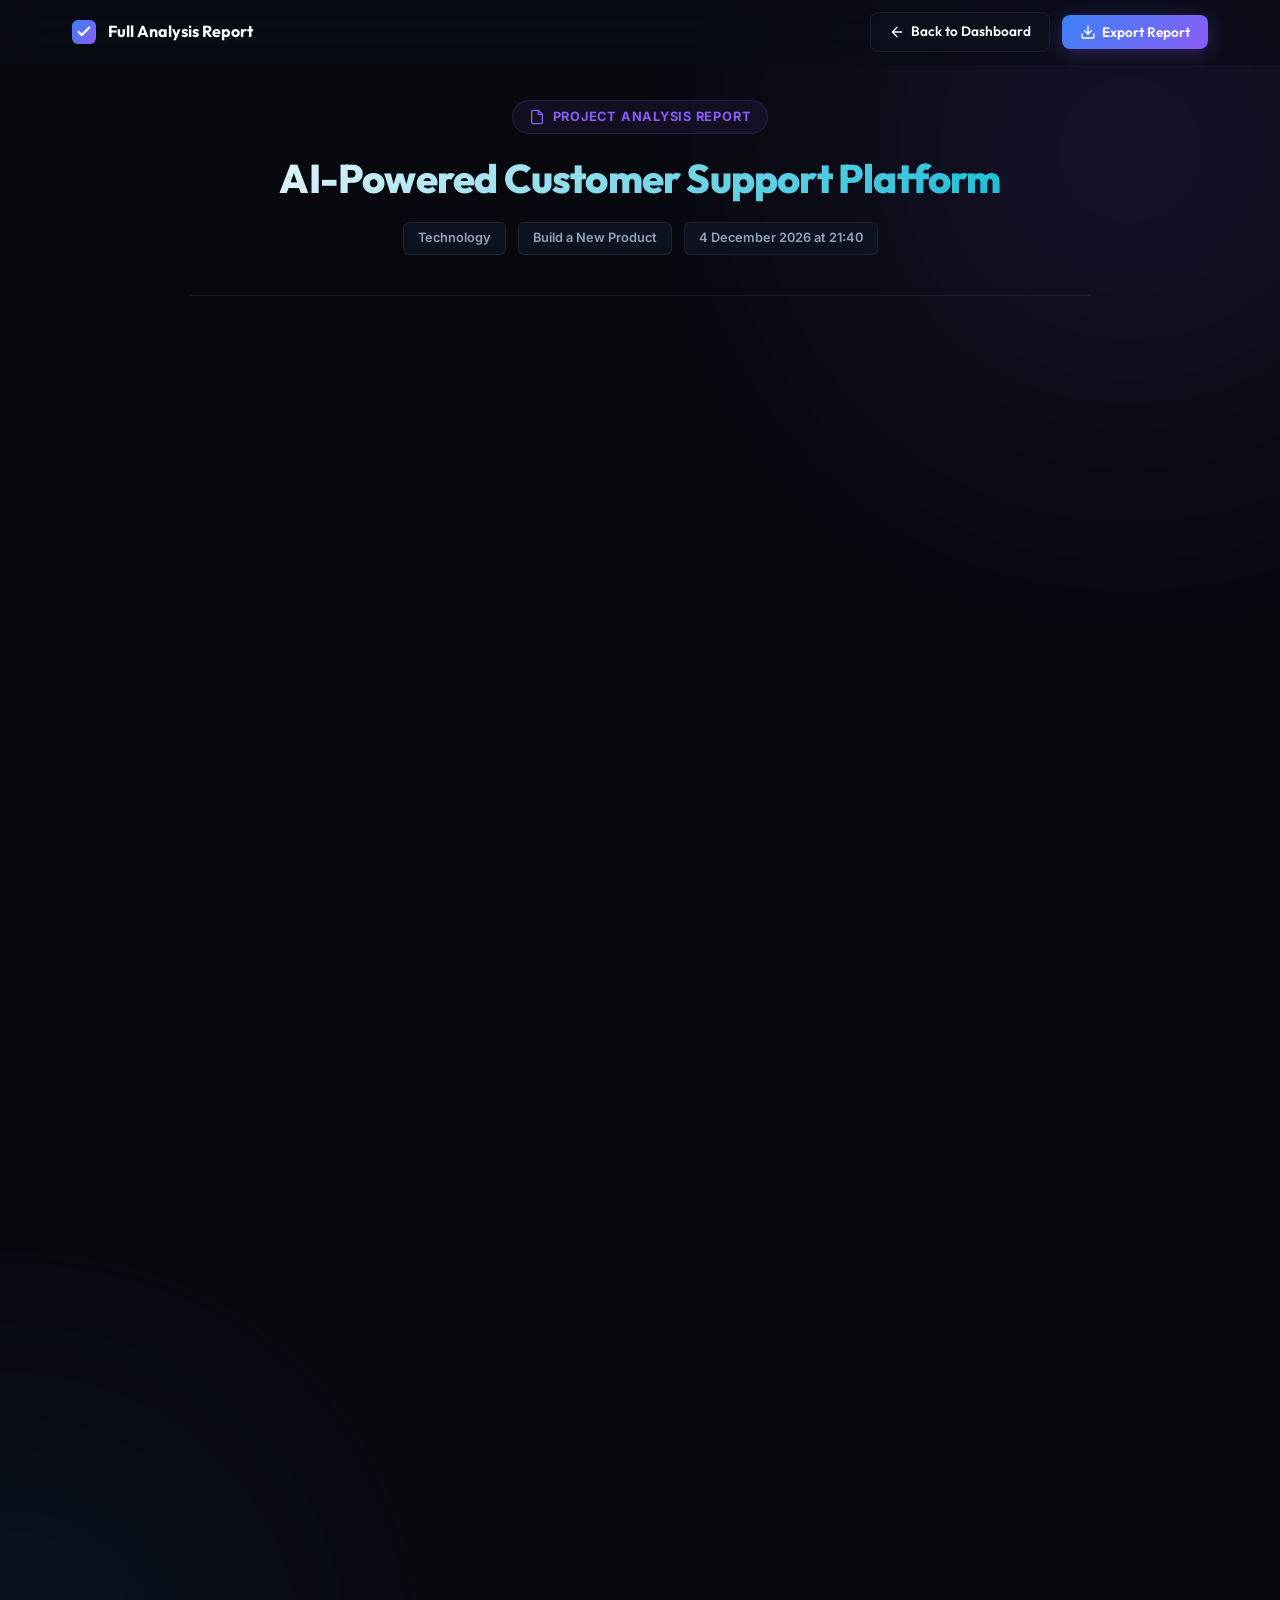
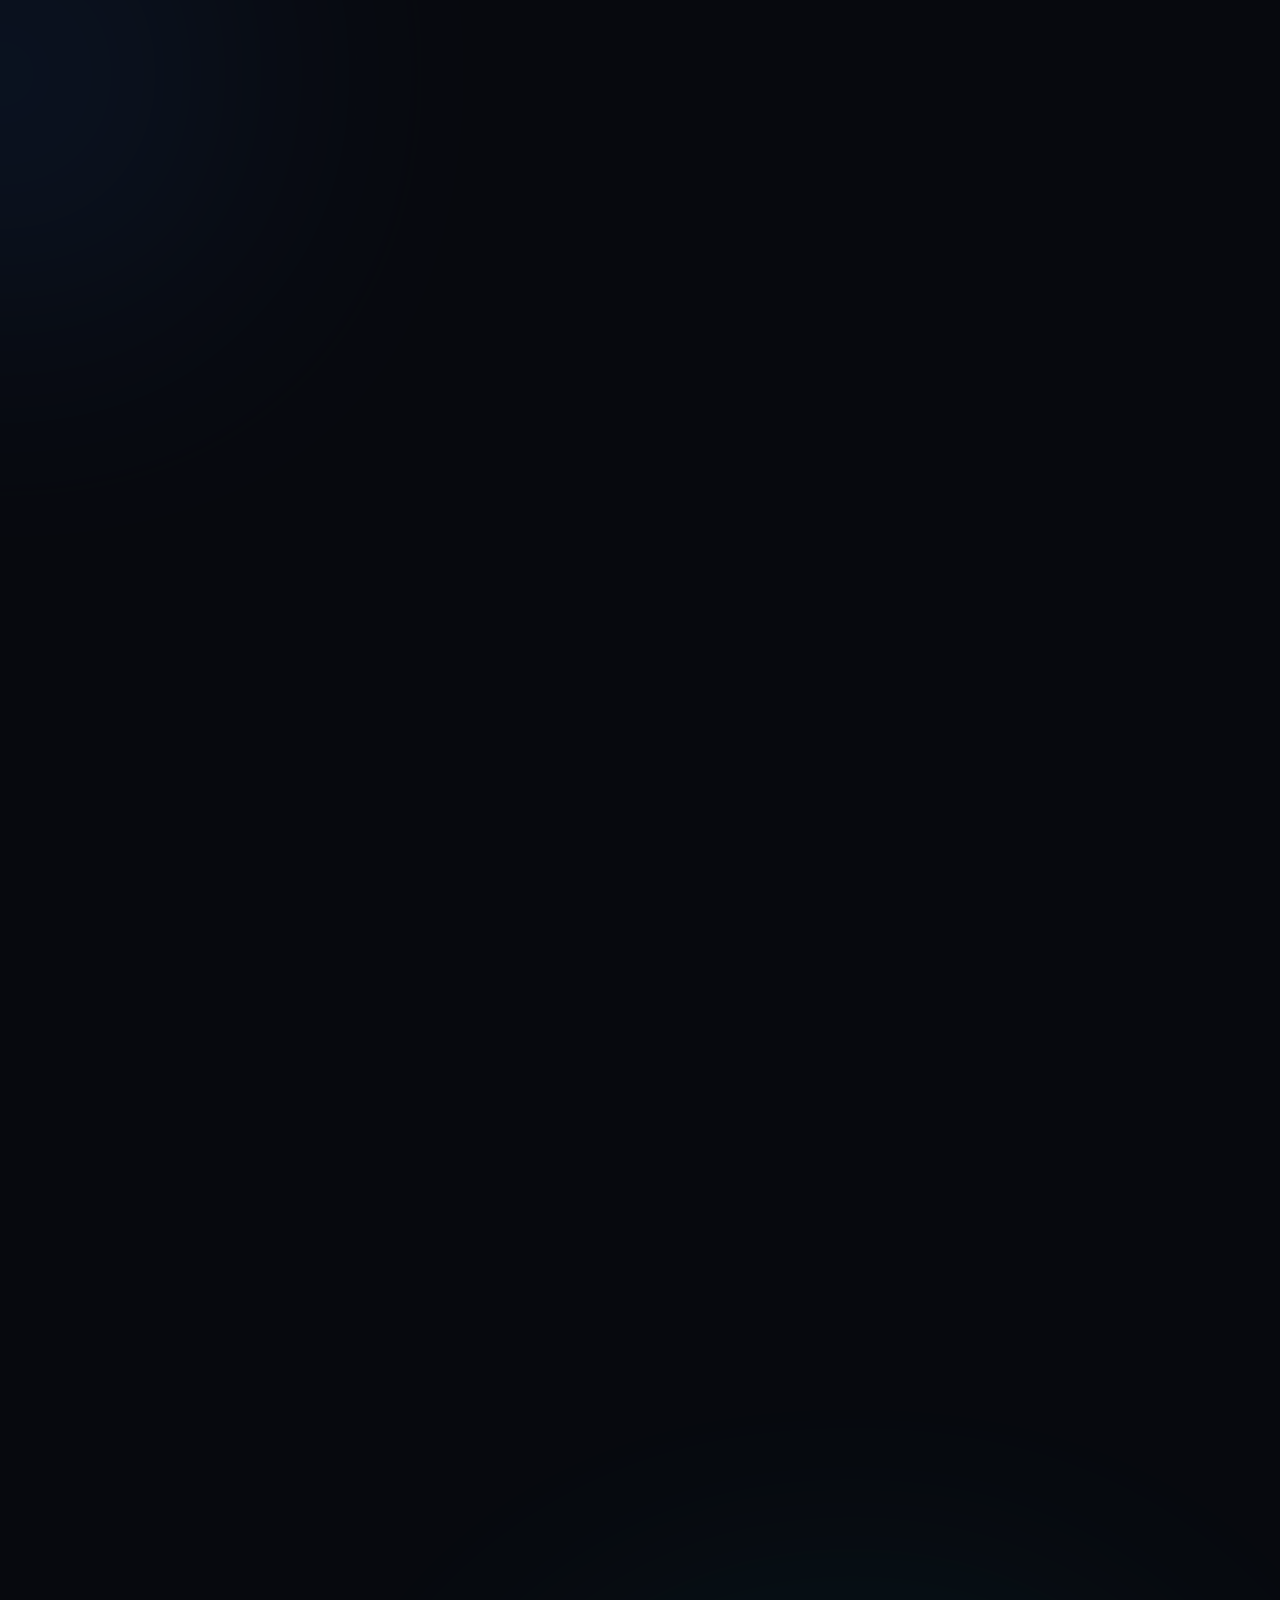
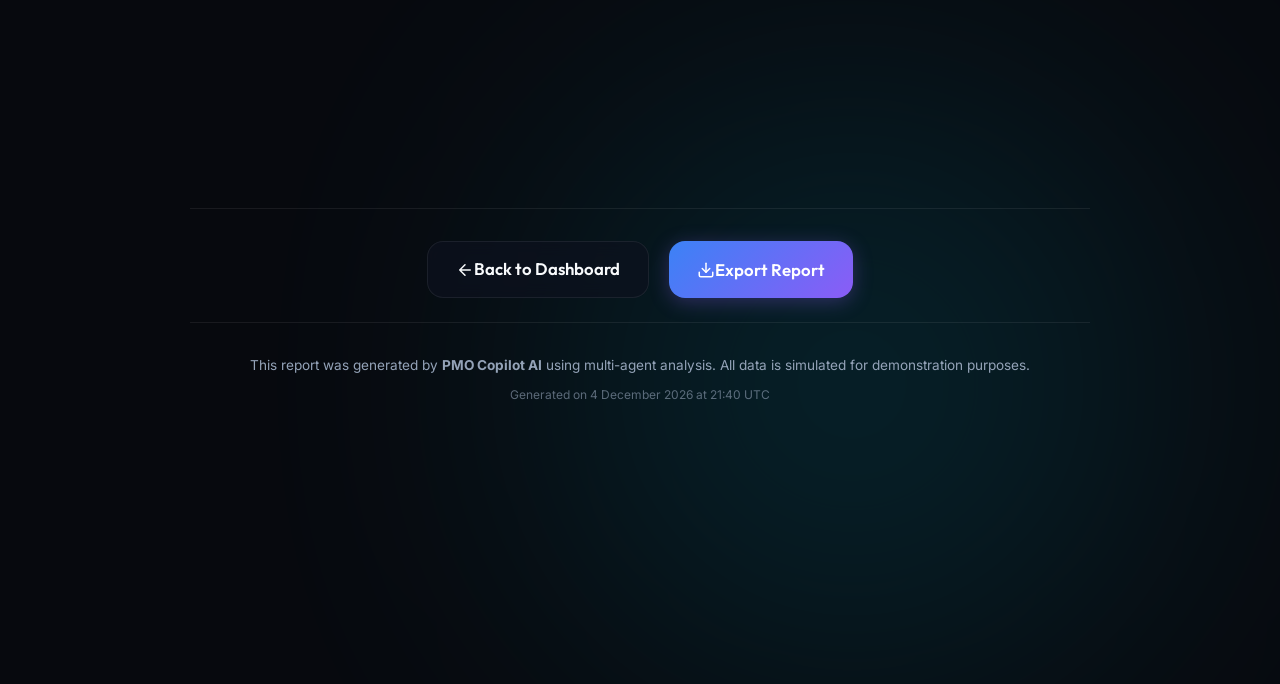
<file: PMO COPILOT FILE/frontend/report.html>
<!DOCTYPE html>
<html lang="en">
<head>
  <meta charset="UTF-8">
  <meta name="viewport" content="width=device-width, initial-scale=1.0">
  <meta name="description" content="PMO Copilot AI — Full Project Analysis Report with executive summary, requirements, roadmap, risk assessment, and release readiness.">

  <title>Full Report - PMO Copilot AI</title>

  <!-- Favicon -->
  <link rel="icon" type="image/svg+xml" href="data:image/svg+xml,<svg xmlns=%22http://www.w3.org/2000/svg%22 viewBox=%220 0 100 100%22><text y=%22.9em%22 font-size=%2290%22>🤖</text></svg>">

  <!-- Typography -->
  <link rel="preconnect" href="https://fonts.googleapis.com">
  <link rel="preconnect" href="https://fonts.gstatic.com" crossorigin>
  <link href="https://fonts.googleapis.com/css2?family=Inter:wght@300;400;500;600;700&family=Outfit:wght@400;500;600;700;800&display=swap" rel="stylesheet">

  <!-- CSS Stylesheet -->
  <link rel="stylesheet" href="styles.css">
</head>
<body>

  <!-- Ambient Glow Background Blobs -->
  <div class="bg-glow blob-1" aria-hidden="true"></div>
  <div class="bg-glow blob-2" aria-hidden="true"></div>
  <div class="bg-glow blob-3" aria-hidden="true"></div>

  <!-- Sticky Action Bar -->
  <div class="report-action-bar" id="reportActionBar">
    <div class="report-action-inner">
      <div class="report-action-left">
        <svg class="logo-icon" width="24" height="24" viewBox="0 0 32 32" fill="none" xmlns="http://www.w3.org/2000/svg">
          <rect width="32" height="32" rx="8" fill="url(#rptLogoGrad)" />
          <path d="M9 16L13 20L23 10" stroke="white" stroke-width="3" stroke-linecap="round" stroke-linejoin="round"/>
          <defs>
            <linearGradient id="rptLogoGrad" x1="0" y1="0" x2="32" y2="32" gradientUnits="userSpaceOnUse">
              <stop stop-color="#3B82F6" />
              <stop offset="1" stop-color="#8B5CF6" />
            </linearGradient>
          </defs>
        </svg>
        <span class="report-action-title">Full Analysis Report</span>
      </div>
      <div class="report-action-right">
        <a class="btn btn-secondary btn-sm" id="btnBackDashboard" href="dashboard.html">
          <svg width="16" height="16" viewBox="0 0 24 24" fill="none"><path d="M19 12H5M5 12L12 5M5 12L12 19" stroke="currentColor" stroke-width="2" stroke-linecap="round" stroke-linejoin="round"/></svg>
          Back to Dashboard
        </a>
        <button class="btn btn-primary btn-sm" id="btnExportReport">
          <svg width="16" height="16" viewBox="0 0 24 24" fill="none"><path d="M21 15V19C21 20.1046 20.1046 21 19 21H5C3.89543 21 3 20.1046 3 19V15" stroke="currentColor" stroke-width="2" stroke-linecap="round" stroke-linejoin="round"/><path d="M7 10L12 15L17 10" stroke="currentColor" stroke-width="2" stroke-linecap="round" stroke-linejoin="round"/><path d="M12 15V3" stroke="currentColor" stroke-width="2" stroke-linecap="round" stroke-linejoin="round"/></svg>
          Export Report
        </button>
      </div>
    </div>
  </div>

  <main class="section-container">
    <div class="report-container">

      <!-- Report Title Block -->
      <div class="report-title-block">
        <div class="report-badge">
          <svg width="16" height="16" viewBox="0 0 24 24" fill="none"><path d="M14 2H6C4.89543 2 4 2.89543 4 4V20C4 21.1046 4.89543 22 6 22H18C19.1046 22 20 21.1046 20 20V8L14 2Z" stroke="currentColor" stroke-width="2" stroke-linecap="round" stroke-linejoin="round"/><path d="M14 2V8H20" stroke="currentColor" stroke-width="2" stroke-linecap="round" stroke-linejoin="round"/></svg>
          Project Analysis Report
        </div>
        <h1 class="report-main-title" id="reportTitle">—</h1>
        <div class="report-meta-row">
          <span class="report-meta-chip" id="reportIndustry">—</span>
          <span class="report-meta-chip" id="reportGoal">—</span>
          <span class="report-meta-chip" id="reportDate">—</span>
        </div>
      </div>

      <!-- Section 1: Executive Summary -->
      <section class="report-section" id="sectionExecSummary">
        <div class="report-section-header">
          <div class="report-section-header-left">
            <div class="report-section-icon">📊</div>
            <div>
              <h2 class="report-section-title">Executive Summary</h2>
              <p class="report-section-subtitle">High-level overview of the project analysis and recommendation</p>
            </div>
          </div>
          <div class="report-section-chevron">
            <svg width="20" height="20" viewBox="0 0 24 24" fill="none" xmlns="http://www.w3.org/2000/svg">
              <path d="M6 9L12 15L18 9" stroke="currentColor" stroke-width="2" stroke-linecap="round" stroke-linejoin="round"/>
            </svg>
          </div>
        </div>
        <div class="report-section-body-wrapper">
          <div class="report-section-body">
            <div class="exec-summary-grid">
              <div class="exec-summary-main">
                <div class="exec-summary-rec-badge" id="execRecBadge">✓ Proceed</div>
                <p class="exec-summary-text" id="execSummaryText">—</p>
                <div class="exec-summary-highlights">
                  <div class="highlight-item">
                    <span class="highlight-label">Confidence</span>
                    <span class="highlight-value" id="execConfidence">—</span>
                  </div>
                  <div class="highlight-item">
                    <span class="highlight-label">Risk Level</span>
                    <span class="highlight-value" id="execRiskLevel">—</span>
                  </div>
                  <div class="highlight-item">
                    <span class="highlight-label">Timeline</span>
                    <span class="highlight-value" id="execTimeline">—</span>
                  </div>
                  <div class="highlight-item">
                    <span class="highlight-label">Release Readiness</span>
                    <span class="highlight-value" id="execReadiness">—</span>
                  </div>
                </div>
              </div>
            </div>
          </div>
        </div>
      </section>

      <!-- Section 2: Business Requirements -->
      <section class="report-section" id="sectionBizReqs">
        <div class="report-section-header">
          <div class="report-section-header-left">
            <div class="report-section-icon">🧠</div>
            <div>
              <h2 class="report-section-title">Business Requirements</h2>
              <p class="report-section-subtitle">Analysis by Business Analyst Agent — Alex Chen</p>
            </div>
          </div>
          <div class="report-section-chevron">
            <svg width="20" height="20" viewBox="0 0 24 24" fill="none" xmlns="http://www.w3.org/2000/svg">
              <path d="M6 9L12 15L18 9" stroke="currentColor" stroke-width="2" stroke-linecap="round" stroke-linejoin="round"/>
            </svg>
          </div>
        </div>
        <div class="report-section-body-wrapper">
          <div class="report-section-body">
            <div class="report-subsection">
              <h3 class="report-subsection-title">Business Context</h3>
              <p class="report-text" id="bizContext">—</p>
            </div>
            <div class="report-subsection">
              <h3 class="report-subsection-title">Core Requirements</h3>
              <div class="report-text" id="bizRequirements">—</div>
            </div>
            <div class="report-subsection">
              <h3 class="report-subsection-title">Stakeholder Alignment</h3>
              <p class="report-text" id="bizStakeholder">—</p>
            </div>
            <div class="report-callout callout-info" id="bizNextStep">
              <svg width="18" height="18" viewBox="0 0 24 24" fill="none"><path d="M5 12H19M19 12L12 5M19 12L12 19" stroke="currentColor" stroke-width="2" stroke-linecap="round" stroke-linejoin="round"/></svg>
              <span>—</span>
            </div>
          </div>
        </div>
      </section>

      <!-- Section 3: Project Roadmap -->
      <section class="report-section" id="sectionRoadmap">
        <div class="report-section-header">
          <div class="report-section-header-left">
            <div class="report-section-icon">📋</div>
            <div>
              <h2 class="report-section-title">Project Roadmap</h2>
              <p class="report-section-subtitle">Analysis by Project Manager Agent — Sarah Mitchell</p>
            </div>
          </div>
          <div class="report-section-chevron">
            <svg width="20" height="20" viewBox="0 0 24 24" fill="none" xmlns="http://www.w3.org/2000/svg">
              <path d="M6 9L12 15L18 9" stroke="currentColor" stroke-width="2" stroke-linecap="round" stroke-linejoin="round"/>
            </svg>
          </div>
        </div>
        <div class="report-section-body-wrapper">
          <div class="report-section-body">
            <div class="report-subsection">
              <h3 class="report-subsection-title">Estimated Timeline</h3>
              <p class="report-text" id="roadmapTimeline">—</p>
            </div>
            <div class="report-subsection">
              <h3 class="report-subsection-title">Sprint Milestones</h3>
              <div class="milestone-list" id="roadmapMilestones">—</div>
            </div>
            <div class="report-subsection">
              <h3 class="report-subsection-title">Resource & Dependency Notes</h3>
              <p class="report-text" id="roadmapResources">—</p>
            </div>
            <div class="report-callout callout-info" id="roadmapNextStep">
              <svg width="18" height="18" viewBox="0 0 24 24" fill="none"><path d="M5 12H19M19 12L12 5M19 12L12 19" stroke="currentColor" stroke-width="2" stroke-linecap="round" stroke-linejoin="round"/></svg>
              <span>—</span>
            </div>
          </div>
        </div>
      </section>

      <!-- Section 4: Risk Assessment -->
      <section class="report-section" id="sectionRisk">
        <div class="report-section-header">
          <div class="report-section-header-left">
            <div class="report-section-icon">⚠️</div>
            <div>
              <h2 class="report-section-title">Risk Assessment</h2>
              <p class="report-section-subtitle">Analysis by Risk Management Agent — Dr. James Okafor</p>
            </div>
          </div>
          <div class="report-section-chevron">
            <svg width="20" height="20" viewBox="0 0 24 24" fill="none" xmlns="http://www.w3.org/2000/svg">
              <path d="M6 9L12 15L18 9" stroke="currentColor" stroke-width="2" stroke-linecap="round" stroke-linejoin="round"/>
            </svg>
          </div>
        </div>
        <div class="report-section-body-wrapper">
          <div class="report-section-body">
            <div class="report-subsection">
              <h3 class="report-subsection-title">Risk Overview</h3>
              <p class="report-text" id="riskOverview">—</p>
            </div>
            <div class="report-subsection">
              <h3 class="report-subsection-title">Identified Risks</h3>
              <div class="risk-table-wrap" id="riskTable">—</div>
            </div>
            <div class="report-subsection">
              <h3 class="report-subsection-title">Mitigation Strategies</h3>
              <div class="report-text" id="riskMitigations">—</div>
            </div>
            <div class="report-callout callout-warning" id="riskNextStep">
              <svg width="18" height="18" viewBox="0 0 24 24" fill="none"><path d="M12 9V13M12 17H12.01M5.07183 19H18.9282C20.4678 19 21.4301 17.3333 20.6603 16L13.7321 4C12.9623 2.66667 11.0377 2.66667 10.2679 4L3.33975 16C2.56995 17.3333 3.53223 19 5.07183 19Z" stroke="currentColor" stroke-width="2" stroke-linecap="round" stroke-linejoin="round"/></svg>
              <span>—</span>
            </div>
          </div>
        </div>
      </section>

      <!-- Section 5: Release Readiness -->
      <section class="report-section" id="sectionRelease">
        <div class="report-section-header">
          <div class="report-section-header-left">
            <div class="report-section-icon">🚀</div>
            <div>
              <h2 class="report-section-title">Release Readiness</h2>
              <p class="report-section-subtitle">Analysis by Release Manager Agent — Priya Sharma</p>
            </div>
          </div>
          <div class="report-section-chevron">
            <svg width="20" height="20" viewBox="0 0 24 24" fill="none" xmlns="http://www.w3.org/2000/svg">
              <path d="M6 9L12 15L18 9" stroke="currentColor" stroke-width="2" stroke-linecap="round" stroke-linejoin="round"/>
            </svg>
          </div>
        </div>
        <div class="report-section-body-wrapper">
          <div class="report-section-body">
            <div class="report-subsection">
              <h3 class="report-subsection-title">Readiness Score</h3>
              <div class="readiness-score-display" id="releaseScoreDisplay">
                <div class="readiness-ring" id="readinessRing">
                  <svg viewBox="0 0 120 120">
                    <circle cx="60" cy="60" r="52" stroke="rgba(255,255,255,0.05)" stroke-width="8" fill="none" />
                    <circle cx="60" cy="60" r="52" stroke="url(#ringGrad)" stroke-width="8" fill="none"
                      stroke-dasharray="326.73" stroke-dashoffset="326.73" stroke-linecap="round"
                      transform="rotate(-90 60 60)" id="readinessArc" />
                    <defs>
                      <linearGradient id="ringGrad" x1="0" y1="0" x2="1" y2="1">
                        <stop offset="0%" stop-color="#06b6d4" />
                        <stop offset="100%" stop-color="#8b5cf6" />
                      </linearGradient>
                    </defs>
                  </svg>
                  <span class="readiness-ring-value" id="readinessValue">—</span>
                </div>
                <div class="readiness-summary" id="readinessSummary">—</div>
              </div>
            </div>
            <div class="report-subsection">
              <h3 class="report-subsection-title">Deployment Strategy</h3>
              <p class="report-text" id="releaseDeployment">—</p>
            </div>
            <div class="report-subsection">
              <h3 class="report-subsection-title">Pre-Launch Checklist</h3>
              <div class="checklist-wrap" id="releaseChecklist">—</div>
            </div>
            <div class="report-callout callout-info" id="releaseNextStep">
              <svg width="18" height="18" viewBox="0 0 24 24" fill="none"><path d="M5 12H19M19 12L12 5M19 12L12 19" stroke="currentColor" stroke-width="2" stroke-linecap="round" stroke-linejoin="round"/></svg>
              <span>—</span>
            </div>
          </div>
        </div>
      </section>

      <!-- Section 6: Final Recommendation -->
      <section class="report-section report-section-final" id="sectionFinal">
        <div class="report-section-header">
          <div class="report-section-header-left">
            <div class="report-section-icon">✅</div>
            <div>
              <h2 class="report-section-title">Final Recommendation</h2>
              <p class="report-section-subtitle">Aggregated decision from all four AI agents</p>
            </div>
          </div>
          <div class="report-section-chevron">
            <svg width="20" height="20" viewBox="0 0 24 24" fill="none" xmlns="http://www.w3.org/2000/svg">
              <path d="M6 9L12 15L18 9" stroke="currentColor" stroke-width="2" stroke-linecap="round" stroke-linejoin="round"/>
            </svg>
          </div>
        </div>
        <div class="report-section-body-wrapper">
          <div class="report-section-body">
            <div class="final-rec-block">
              <div class="final-rec-verdict" id="finalVerdict">—</div>
              <p class="final-rec-rationale" id="finalRationale">—</p>
              <div class="final-rec-agents">
                <div class="final-agent-vote">
                  <span class="final-agent-icon">🧠</span>
                  <span class="final-agent-name">Business Analyst</span>
                  <span class="final-agent-status green" id="finalBA">—</span>
                </div>
                <div class="final-agent-vote">
                  <span class="final-agent-icon">📋</span>
                  <span class="final-agent-name">Project Manager</span>
                  <span class="final-agent-status green" id="finalPM">—</span>
                </div>
                <div class="final-agent-vote">
                  <span class="final-agent-icon">⚠️</span>
                  <span class="final-agent-name">Risk Manager</span>
                  <span class="final-agent-status" id="finalRisk">—</span>
                </div>
                <div class="final-agent-vote">
                  <span class="final-agent-icon">🚀</span>
                  <span class="final-agent-name">Release Manager</span>
                  <span class="final-agent-status" id="finalRelease">—</span>
                </div>
              </div>
            </div>
          </div>
        </div>
      </section>

      <!-- Bottom Actions -->
      <div class="report-bottom-actions">
        <a class="btn btn-secondary btn-large" id="btnBottomBackDashboard" href="dashboard.html">
          <svg width="18" height="18" viewBox="0 0 24 24" fill="none"><path d="M19 12H5M5 12L12 5M5 12L12 19" stroke="currentColor" stroke-width="2" stroke-linecap="round" stroke-linejoin="round"/></svg>
          Back to Dashboard
        </a>
        <button class="btn btn-primary btn-large" id="btnBottomExportReport">
          <svg width="18" height="18" viewBox="0 0 24 24" fill="none"><path d="M21 15V19C21 20.1046 20.1046 21 19 21H5C3.89543 21 3 20.1046 3 19V15" stroke="currentColor" stroke-width="2" stroke-linecap="round" stroke-linejoin="round"/><path d="M7 10L12 15L17 10" stroke="currentColor" stroke-width="2" stroke-linecap="round" stroke-linejoin="round"/><path d="M12 15V3" stroke="currentColor" stroke-width="2" stroke-linecap="round" stroke-linejoin="round"/></svg>
          Export Report
        </button>
      </div>

      <!-- Report Footer -->
      <div class="report-footer-note">
        <p>This report was generated by <strong>PMO Copilot AI</strong> using multi-agent analysis. All data is simulated for demonstration purposes.</p>
        <p class="report-footer-timestamp" id="reportFooterTimestamp">—</p>
      </div>

    </div>
  </main>

  <script src="config.js"></script>
  <script src="ai-agent-service.js"></script>
  <script src="api-service.js"></script>
  <script src="report.js"></script>
</body>
</html>
</file>
<file: PMO COPILOT FILE/frontend/styles.css>
/* PMO Copilot AI CSS Design System */

/* Variables */
:root {
  /* Colors */
  --bg-primary: #07090e;
  --bg-secondary: #0d121f;
  --bg-tertiary: #161e33;
  
  --accent-blue: #3b82f6;
  --accent-blue-rgb: 59, 130, 246;
  --accent-purple: #8b5cf6;
  --accent-purple-rgb: 139, 92, 246;
  --accent-cyan: #06b6d4;
  --accent-cyan-rgb: 6, 182, 212;
  --accent-pink: #ec4899;
  
  --text-primary: #f8fafc;
  --text-secondary: #94a3b8;
  --text-muted: #64748b;
  
  --glass-bg: rgba(13, 18, 31, 0.7);
  --glass-border: rgba(255, 255, 255, 0.07);
  --glass-border-glow: rgba(139, 92, 246, 0.2);
  
  --gradient-primary: linear-gradient(135deg, var(--accent-blue) 0%, var(--accent-purple) 100%);
  --gradient-accent: linear-gradient(135deg, var(--accent-cyan) 0%, var(--accent-blue) 100%);
  --gradient-card: linear-gradient(180deg, rgba(255, 255, 255, 0.03) 0%, rgba(255, 255, 255, 0) 100%);
  
  /* Font Families */
  --font-header: 'Outfit', -apple-system, BlinkMacSystemFont, "Segoe UI", Roboto, sans-serif;
  --font-body: 'Inter', -apple-system, BlinkMacSystemFont, "Segoe UI", Roboto, sans-serif;
  
  /* Layout */
  --container-width: 1200px;
  --border-radius-sm: 8px;
  --border-radius-md: 16px;
  --border-radius-lg: 24px;
}

/* Global Reset */
* {
  margin: 0;
  padding: 0;
  box-sizing: border-box;
}

html {
  scroll-behavior: smooth;
  font-size: 16px;
}

body {
  background-color: var(--bg-primary);
  color: var(--text-primary);
  font-family: var(--font-body);
  line-height: 1.6;
  overflow-x: hidden;
  position: relative;
}

/* Ambient Background Glows */
.bg-glow {
  position: absolute;
  border-radius: 50%;
  filter: blur(140px);
  z-index: -1;
  opacity: 0.15;
  pointer-events: none;
}

.blob-1 {
  width: 500px;
  height: 500px;
  background-color: var(--accent-purple);
  top: -100px;
  right: -100px;
  animation: floatSlow 20s infinite alternate;
}

.blob-2 {
  width: 400px;
  height: 400px;
  background-color: var(--accent-blue);
  top: 40%;
  left: -200px;
  animation: floatSlow 25s infinite alternate-reverse;
}

.blob-3 {
  width: 600px;
  height: 600px;
  background-color: var(--accent-cyan);
  bottom: -200px;
  right: 10%;
  animation: floatSlow 30s infinite alternate;
}

@keyframes floatSlow {
  0% { transform: translate(0, 0) scale(1); }
  50% { transform: translate(50px, 30px) scale(1.1); }
  100% { transform: translate(-30px, -50px) scale(0.9); }
}

/* Utility Containers */
.section-container {
  width: 100%;
  max-width: var(--container-width);
  margin: 0 auto;
  padding: 0 24px;
}

/* Typography & Layout Spacing */
h1, h2, h3, h4 {
  font-family: var(--font-header);
  font-weight: 700;
  color: var(--text-primary);
  line-height: 1.25;
}

p {
  color: var(--text-secondary);
}

.gradient-text {
  background: var(--gradient-primary);
  -webkit-background-clip: text;
  -webkit-text-fill-color: transparent;
  background-clip: text;
}

/* Buttons */
.btn {
  display: inline-flex;
  align-items: center;
  justify-content: center;
  font-family: var(--font-header);
  font-size: 0.95rem;
  font-weight: 600;
  padding: 10px 22px;
  border-radius: var(--border-radius-sm);
  cursor: pointer;
  transition: all 0.3s cubic-bezier(0.16, 1, 0.3, 1);
  text-decoration: none;
}

.btn-primary {
  background: var(--gradient-primary);
  color: #ffffff;
  border: none;
  box-shadow: 0 4px 20px rgba(139, 92, 246, 0.3);
}

.btn-primary:hover {
  transform: translateY(-2px);
  box-shadow: 0 8px 25px rgba(139, 92, 246, 0.5);
}

.btn-secondary {
  background: var(--glass-bg);
  color: var(--text-primary);
  border: 1px solid var(--glass-border);
  backdrop-filter: blur(8px);
}

.btn-secondary:hover {
  background: var(--bg-tertiary);
  border-color: var(--accent-purple);
  transform: translateY(-2px);
}

.btn-large {
  padding: 14px 28px;
  font-size: 1.05rem;
  border-radius: var(--border-radius-md);
}

/* Header & Navigation Bar */
.navbar {
  position: fixed;
  top: 0;
  left: 0;
  width: 100%;
  height: 80px;
  display: flex;
  align-items: center;
  z-index: 100;
  border-bottom: 1px solid var(--glass-border);
  background: rgba(7, 9, 14, 0.7);
  backdrop-filter: blur(12px);
  transition: all 0.3s ease;
}

.navbar.scrolled {
  height: 70px;
  background: rgba(7, 9, 14, 0.9);
}

.nav-container {
  display: flex;
  align-items: center;
  justify-content: space-between;
  width: 100%;
  max-width: var(--container-width);
  margin: 0 auto;
  padding: 0 24px;
}

.nav-logo {
  display: flex;
  align-items: center;
  gap: 12px;
  font-family: var(--font-header);
  font-size: 1.35rem;
  font-weight: 700;
  color: var(--text-primary);
  text-decoration: none;
}

.logo-accent {
  background: var(--gradient-accent);
  -webkit-background-clip: text;
  -webkit-text-fill-color: transparent;
  background-clip: text;
}

.logo-icon {
  flex-shrink: 0;
}

.nav-menu {
  display: flex;
  align-items: center;
}

.nav-links {
  display: flex;
  list-style: none;
  gap: 32px;
}

.nav-link {
  color: var(--text-secondary);
  font-size: 0.95rem;
  text-decoration: none;
  font-weight: 500;
  transition: color 0.2s ease;
  position: relative;
}

.nav-link:hover {
  color: var(--text-primary);
}

.nav-link::after {
  content: '';
  position: absolute;
  width: 100%;
  transform: scaleX(0);
  height: 2px;
  bottom: -6px;
  left: 0;
  background-color: var(--accent-purple);
  transform-origin: bottom right;
  transition: transform 0.25s ease-out;
}

.nav-link:hover::after {
  transform: scaleX(1);
  transform-origin: bottom left;
}

.nav-cta-desktop {
  display: block;
}

.nav-cta-mobile {
  display: none;
}

.hamburger-menu {
  display: none;
  flex-direction: column;
  justify-content: space-between;
  width: 24px;
  height: 18px;
  background: transparent;
  border: none;
  cursor: pointer;
  z-index: 101;
}

.hamburger-menu span {
  display: block;
  width: 100%;
  height: 2px;
  background-color: var(--text-primary);
  border-radius: 2px;
  transition: all 0.3s ease;
}

/* Hero Section */
.hero-section {
  padding-top: 140px;
  padding-bottom: 80px;
  position: relative;
}

.hero-grid {
  display: grid;
  grid-template-columns: 1.1fr 0.9fr;
  gap: 48px;
  align-items: center;
}

.hero-content {
  display: flex;
  flex-direction: column;
  gap: 24px;
}

.hero-badge {
  display: inline-flex;
  align-items: center;
  gap: 8px;
  align-self: flex-start;
  padding: 6px 14px;
  background: rgba(139, 92, 246, 0.1);
  border: 1px solid rgba(139, 92, 246, 0.2);
  border-radius: 50px;
}

.badge-dot {
  width: 6px;
  height: 6px;
  background-color: var(--accent-cyan);
  border-radius: 50%;
  animation: pulseGlow 1.5s infinite alternate;
}

@keyframes pulseGlow {
  0% { transform: scale(0.9); opacity: 0.5; box-shadow: 0 0 0 0 rgba(6, 182, 212, 0.7); }
  100% { transform: scale(1.1); opacity: 1; box-shadow: 0 0 10px 4px rgba(6, 182, 212, 0.3); }
}

.badge-text {
  font-size: 0.8rem;
  font-weight: 600;
  color: var(--accent-purple);
  text-transform: uppercase;
  letter-spacing: 0.05em;
}

.hero-headline {
  font-size: 3.5rem;
  font-weight: 800;
  letter-spacing: -0.02em;
}

.hero-subheadline {
  font-size: 1.15rem;
  line-height: 1.7;
}

.hero-actions {
  display: flex;
  gap: 16px;
  margin-top: 8px;
}

.icon-play {
  margin-right: 8px;
}

/* Agent Workspace (Right Hero Visual) */
.hero-visual {
  width: 100%;
}

.agent-workspace {
  background: var(--bg-secondary);
  border: 1px solid var(--glass-border);
  border-radius: var(--border-radius-md);
  box-shadow: 0 20px 40px rgba(0, 0, 0, 0.5);
  overflow: hidden;
  height: 480px;
  display: flex;
  flex-direction: column;
}

.workspace-header {
  background: var(--bg-primary);
  border-bottom: 1px solid var(--glass-border);
  padding: 12px 18px;
  display: flex;
  align-items: center;
  justify-content: space-between;
}

.window-controls {
  display: flex;
  gap: 6px;
}

.window-controls .dot {
  width: 10px;
  height: 10px;
  border-radius: 50%;
}

.dot.red { background-color: #ef4444; }
.dot.yellow { background-color: #f59e0b; }
.dot.green { background-color: #10b981; }

.workspace-title {
  font-family: monospace;
  font-size: 0.85rem;
  color: var(--text-secondary);
}

.workspace-badge {
  font-size: 0.7rem;
  font-weight: 700;
  color: #10b981;
  background-color: rgba(16, 185, 129, 0.1);
  padding: 2px 8px;
  border-radius: 4px;
  letter-spacing: 0.05em;
}

/* Workspace Visual Board */
.workspace-body {
  flex: 1;
  position: relative;
  overflow: hidden;
  background: radial-gradient(circle at center, rgba(22, 30, 51, 0.3) 0%, rgba(13, 18, 31, 0) 70%);
}

.agent-connections {
  position: absolute;
  top: 0;
  left: 0;
  width: 100%;
  height: 100%;
  pointer-events: none;
  z-index: 1;
}

.connection-line {
  fill: none;
  stroke: rgba(255, 255, 255, 0.04);
  stroke-width: 2;
  transition: stroke 0.3s ease;
}

.connection-line.active {
  stroke: rgba(139, 92, 246, 0.15);
}

.pulse-dot {
  opacity: 0;
  transition: opacity 0.2s ease;
}

.pulse-dot.animating {
  opacity: 1;
}

/* Agent Nodes Placement */
.agent-node {
  position: absolute;
  display: flex;
  align-items: center;
  gap: 12px;
  z-index: 2;
  transform-origin: center;
  transition: all 0.4s cubic-bezier(0.16, 1, 0.3, 1);
}

/* Individual node alignments */
#agent-ba { top: 12%; left: 15%; transform: translate(-50%, -50%); }
#agent-pm { top: 12%; left: 85%; transform: translate(-50%, -50%); }
#agent-risk { top: 50%; left: 88%; transform: translate(-50%, -50%); }
#agent-release { top: 88%; left: 85%; transform: translate(-50%, -50%); }
#agent-compiler { top: 88%; left: 15%; transform: translate(-50%, -50%); }

.agent-icon-wrapper {
  position: relative;
  width: 48px;
  height: 48px;
  background: var(--bg-tertiary);
  border: 1px solid var(--glass-border);
  border-radius: 50%;
  display: flex;
  align-items: center;
  justify-content: center;
  font-family: var(--font-header);
  font-weight: 700;
  font-size: 0.95rem;
  color: var(--text-primary);
  transition: all 0.3s ease;
}

.agent-glow {
  position: absolute;
  top: 0;
  left: 0;
  width: 100%;
  height: 100%;
  border-radius: 50%;
  box-shadow: 0 0 0 0 rgba(139, 92, 246, 0);
  transition: all 0.3s ease;
}

.agent-node.active .agent-icon-wrapper {
  background: var(--accent-purple);
  border-color: var(--accent-purple);
  transform: scale(1.12);
  box-shadow: 0 0 20px rgba(139, 92, 246, 0.6);
}

.agent-node.active .agent-glow {
  animation: circleWave 1.5s infinite;
}

@keyframes circleWave {
  0% { box-shadow: 0 0 0 0 rgba(139, 92, 246, 0.4); }
  100% { box-shadow: 0 0 0 12px rgba(139, 92, 246, 0); }
}

.agent-info {
  display: flex;
  flex-direction: column;
  pointer-events: none;
  width: max-content;
}

/* Show details dynamically */
.agent-name {
  font-size: 0.8rem;
  font-weight: 600;
  color: var(--text-primary);
}

.agent-role {
  font-size: 0.65rem;
  color: var(--text-secondary);
}

.agent-node.active .agent-role {
  color: var(--accent-cyan);
  font-weight: 500;
}

/* Central Compiled Report */
.central-compiler-gate {
  position: absolute;
  top: 50%;
  left: 50%;
  transform: translate(-50%, -50%);
  z-index: 3;
}

.report-node {
  background: var(--bg-secondary);
  border: 1px solid var(--glass-border);
  border-radius: 50%;
  width: 80px;
  height: 80px;
  display: flex;
  flex-direction: column;
  align-items: center;
  justify-content: center;
  gap: 4px;
  cursor: pointer;
  transition: all 0.4s cubic-bezier(0.16, 1, 0.3, 1);
  box-shadow: 0 8px 24px rgba(0, 0, 0, 0.3);
}

.report-icon {
  color: var(--text-secondary);
  transition: color 0.3s ease;
}

.report-label {
  font-size: 0.55rem;
  text-transform: uppercase;
  font-weight: 700;
  letter-spacing: 0.05em;
  color: var(--text-secondary);
  width: 60px;
  text-align: center;
  line-height: 1.1;
  transition: color 0.3s ease;
}

/* Complete glowing state */
.report-node.completed {
  border-color: var(--accent-cyan);
  box-shadow: 0 0 30px rgba(6, 182, 212, 0.4);
  transform: translate(-50%, -50%) scale(1.1);
  background: rgba(6, 182, 212, 0.05);
}

.report-node.completed .report-icon {
  color: var(--accent-cyan);
}

.report-node.completed .report-label {
  color: var(--accent-cyan);
}

/* Terminal Console (Bottom of Workspace) */
.workspace-terminal {
  background: #05070a;
  border-top: 1px solid var(--glass-border);
  height: 120px;
  padding: 12px 18px;
  font-family: monospace;
  font-size: 0.8rem;
  overflow-y: hidden;
}

.terminal-logs {
  display: flex;
  flex-direction: column;
  gap: 6px;
  height: 100%;
}

.log-line {
  color: var(--text-secondary);
  white-space: nowrap;
  overflow: hidden;
  text-overflow: ellipsis;
}

.log-line.system {
  color: #64748b;
}

.log-line.active {
  color: var(--text-primary);
}

.log-line.active::before {
  content: '▸ ';
  color: var(--accent-purple);
  font-weight: bold;
}

.log-line.success {
  color: #10b981;
}

/* Value Propositions Section */
.features-section {
  padding: 100px 0;
  position: relative;
}

.section-header {
  text-align: center;
  max-width: 650px;
  margin: 0 auto 64px auto;
  display: flex;
  flex-direction: column;
  gap: 16px;
}

.section-title {
  font-size: 2.25rem;
  letter-spacing: -0.01em;
}

.section-subtitle {
  font-size: 1.1rem;
}

.features-grid {
  display: grid;
  grid-template-columns: repeat(3, 1fr);
  gap: 32px;
}

.feature-card {
  background: var(--gradient-card);
  border: 1px solid var(--glass-border);
  border-radius: var(--border-radius-md);
  padding: 40px 32px;
  transition: all 0.3s cubic-bezier(0.16, 1, 0.3, 1);
  display: flex;
  flex-direction: column;
  gap: 20px;
}

.feature-card:hover {
  transform: translateY(-6px);
  border-color: var(--glass-border-glow);
  background: rgba(13, 18, 31, 0.9);
  box-shadow: 0 12px 30px rgba(139, 92, 246, 0.05);
}

.feature-icon-container {
  width: 48px;
  height: 48px;
  border-radius: var(--border-radius-sm);
  display: flex;
  align-items: center;
  justify-content: center;
  transition: transform 0.3s ease;
}

.feature-card:hover .feature-icon-container {
  transform: scale(1.1);
}

.feature-icon-container.purple {
  background: rgba(139, 92, 246, 0.1);
  color: var(--accent-purple);
}

.feature-icon-container.blue {
  background: rgba(59, 130, 246, 0.1);
  color: var(--accent-blue);
}

.feature-icon-container.cyan {
  background: rgba(6, 182, 212, 0.1);
  color: var(--accent-cyan);
}

.feature-title {
  font-size: 1.35rem;
  font-weight: 600;
}

.feature-description {
  font-size: 0.95rem;
  line-height: 1.6;
}

/* How It Works Section */
.how-it-works {
  padding: 100px 0;
  position: relative;
  background: linear-gradient(180deg, transparent 0%, rgba(13, 18, 31, 0.4) 50%, transparent 100%);
}

.steps-container {
  position: relative;
  margin-top: 64px;
}

/* Horizontal Timeline bar on desktop */
.steps-line {
  position: absolute;
  top: 24px;
  left: 12.5%;
  width: 75%;
  height: 2px;
  background: rgba(255, 255, 255, 0.05);
  z-index: 1;
}

.steps-progress {
  height: 100%;
  width: 0%;
  background: var(--gradient-primary);
  transition: width 0.5s ease;
}

.steps-grid {
  display: grid;
  grid-template-columns: repeat(4, 1fr);
  gap: 24px;
  position: relative;
  z-index: 2;
}

.step-item {
  display: flex;
  flex-direction: column;
  align-items: center;
  text-align: center;
  gap: 16px;
  padding: 0 12px;
  cursor: pointer;
}

.step-number-container {
  width: 50px;
  height: 50px;
  border-radius: 50%;
  background: var(--bg-secondary);
  border: 2px solid var(--glass-border);
  display: flex;
  align-items: center;
  justify-content: center;
  transition: all 0.3s cubic-bezier(0.16, 1, 0.3, 1);
}

.step-num {
  font-family: var(--font-header);
  font-weight: 700;
  font-size: 1.15rem;
  color: var(--text-secondary);
}

.step-title {
  font-size: 1.15rem;
  font-weight: 600;
}

.step-description {
  font-size: 0.9rem;
  line-height: 1.5;
}

/* Interactive hover sequences for steps */
.step-item:hover .step-number-container,
.step-item.active .step-number-container {
  border-color: var(--accent-purple);
  background: var(--accent-purple);
  box-shadow: 0 0 15px rgba(139, 92, 246, 0.4);
}

.step-item:hover .step-num,
.step-item.active .step-num {
  color: #ffffff;
}

/* Form / CTA Section */
.cta-section {
  padding: 100px 0;
}

.cta-box-wrap {
  perspective: 1000px;
}

.cta-box {
  background: linear-gradient(135deg, rgba(13, 18, 31, 0.9) 0%, rgba(22, 30, 51, 0.7) 100%);
  border: 1px solid var(--glass-border);
  border-radius: var(--border-radius-lg);
  padding: 60px;
  position: relative;
  overflow: hidden;
  box-shadow: 0 20px 50px rgba(0, 0, 0, 0.4);
}

.cta-box::before {
  content: '';
  position: absolute;
  top: -100px;
  left: -100px;
  width: 300px;
  height: 300px;
  background: var(--gradient-primary);
  filter: blur(120px);
  opacity: 0.12;
  pointer-events: none;
}

.cta-content {
  max-width: 750px;
  margin: 0 auto;
  text-align: center;
  display: flex;
  flex-direction: column;
  gap: 24px;
}

.cta-title {
  font-size: 2.25rem;
}

.cta-text {
  font-size: 1.05rem;
  margin-bottom: 12px;
}

.analysis-form {
  width: 100%;
  display: flex;
  flex-direction: column;
  gap: 20px;
}

.form-group {
  text-align: left;
}

.form-input {
  width: 100%;
  background: var(--bg-primary);
  border: 1px solid var(--glass-border);
  border-radius: var(--border-radius-md);
  padding: 18px;
  color: var(--text-primary);
  font-family: var(--font-body);
  font-size: 1rem;
  resize: vertical;
  outline: none;
  transition: all 0.3s ease;
}

.form-input:focus {
  border-color: var(--accent-purple);
  box-shadow: 0 0 0 3px rgba(139, 92, 246, 0.15);
}

.form-label {
  display: block;
  font-family: var(--font-header);
  font-size: 0.95rem;
  font-weight: 600;
  color: var(--text-secondary);
  margin-bottom: 10px;
  padding-left: 4px;
}

select.form-input {
  appearance: none;
  -webkit-appearance: none;
  -moz-appearance: none;
  background-image: url("data:image/svg+xml,%3Csvg xmlns='http://www.w3.org/2000/svg' fill='none' viewBox='0 0 24 24' stroke='%2394a3b8'%3E%3Cpath stroke-linecap='round' stroke-linejoin='round' stroke-width='2' d='M19 9l-7 7-7-7'/%3E%3C/svg%3E");
  background-repeat: no-repeat;
  background-position: right 18px center;
  background-size: 18px;
  padding-right: 48px;
  cursor: pointer;
}

select.form-input option {
  background-color: var(--bg-secondary);
  color: var(--text-primary);
  padding: 10px;
}

.form-help {
  font-size: 0.8rem;
  color: var(--text-muted);
  margin-top: 8px;
  padding-left: 4px;
}

.form-actions-align {
  display: flex;
  justify-content: center;
}

.icon-arrow-right {
  margin-left: 8px;
  transition: transform 0.2s ease;
}

.btn:hover .icon-arrow-right {
  transform: translateX(4px);
}

/* About / Technical Info Section */
.about-section {
  padding: 100px 0;
  border-top: 1px solid var(--glass-border);
}

.about-grid {
  display: grid;
  grid-template-columns: 1.1fr 0.9fr;
  gap: 64px;
  align-items: center;
}

.about-text {
  display: flex;
  flex-direction: column;
  gap: 24px;
}

.about-title {
  font-size: 2.25rem;
}

.about-para {
  font-size: 1.05rem;
  line-height: 1.7;
}

.about-stats {
  display: grid;
  grid-template-columns: repeat(3, 1fr);
  gap: 24px;
  margin-top: 16px;
}

.stat-item {
  display: flex;
  flex-direction: column;
}

.stat-value {
  font-family: var(--font-header);
  font-size: 2rem;
  font-weight: 700;
  color: var(--accent-cyan);
}

.stat-label {
  font-size: 0.8rem;
  color: var(--text-secondary);
  font-weight: 500;
}

/* Terminal Log Mockup for About Visual */
.about-visual {
  width: 100%;
}

.about-image-card {
  background: #090d16;
  border: 1px solid var(--glass-border);
  border-radius: var(--border-radius-md);
  box-shadow: 0 15px 30px rgba(0, 0, 0, 0.4);
  overflow: hidden;
  font-family: monospace;
  font-size: 0.75rem;
}

.terminal-header {
  background: var(--bg-primary);
  border-bottom: 1px solid var(--glass-border);
  padding: 10px 16px;
  display: flex;
  align-items: center;
  gap: 6px;
}

.terminal-header .dot {
  width: 8px;
  height: 8px;
  border-radius: 50%;
}

.terminal-title-text {
  margin-left: 8px;
  color: var(--text-muted);
}

.terminal-body-text {
  padding: 18px;
  display: flex;
  flex-direction: column;
  gap: 10px;
}

.log-entry {
  color: var(--text-secondary);
  line-height: 1.4;
}

.log-time { color: var(--text-muted); }
.log-role { color: var(--accent-purple); font-weight: bold; }
.log-val { color: var(--accent-cyan); }

.log-entry.success {
  border-top: 1px dashed rgba(255, 255, 255, 0.05);
  padding-top: 8px;
  color: #10b981;
}

.log-entry.success .log-role {
  color: #10b981;
}

/* Modal Styling */
.modal {
  position: fixed;
  top: 0;
  left: 0;
  width: 100vw;
  height: 100vh;
  z-index: 200;
  display: none;
  align-items: center;
  justify-content: center;
}

.modal.active {
  display: flex;
}

.modal-backdrop {
  position: absolute;
  top: 0;
  left: 0;
  width: 100%;
  height: 100%;
  background: rgba(7, 9, 14, 0.85);
  backdrop-filter: blur(8px);
}

.modal-wrapper {
  position: relative;
  width: 90%;
  max-width: 800px;
  z-index: 201;
  animation: modalPop 0.3s cubic-bezier(0.16, 1, 0.3, 1);
}

@keyframes modalPop {
  0% { transform: scale(0.95) translateY(20px); opacity: 0; }
  100% { transform: scale(1) translateY(0); opacity: 1; }
}

.modal-content {
  background: var(--bg-secondary);
  border: 1px solid var(--glass-border);
  border-radius: var(--border-radius-lg);
  overflow: hidden;
  box-shadow: 0 25px 50px rgba(0, 0, 0, 0.5);
}

.modal-header {
  padding: 16px 24px;
  border-bottom: 1px solid var(--glass-border);
  display: flex;
  align-items: center;
  justify-content: space-between;
}

.modal-title {
  font-size: 1.25rem;
}

.modal-close {
  background: transparent;
  border: none;
  color: var(--text-secondary);
  font-size: 1.75rem;
  line-height: 1;
  cursor: pointer;
  transition: color 0.2s ease;
}

.modal-close:hover {
  color: var(--text-primary);
}

.modal-body {
  padding: 24px;
}

/* Video Demo Placeholder Design */
.video-placeholder {
  position: relative;
  width: 100%;
  aspect-ratio: 16/9;
  background: #05070a;
  border-radius: var(--border-radius-md);
  overflow: hidden;
  border: 1px solid rgba(255, 255, 255, 0.05);
}

.video-mock-ui {
  position: absolute;
  top: 0;
  left: 0;
  width: 100%;
  height: 100%;
  display: flex;
  opacity: 0.65;
  filter: blur(1px);
}

.mock-sidebar {
  width: 60px;
  background: #0a0d16;
  border-right: 1px solid rgba(255, 255, 255, 0.05);
  display: flex;
  flex-direction: column;
  align-items: center;
  padding: 12px 0;
  gap: 16px;
}

.mock-logo {
  font-size: 1.2rem;
}

.mock-item {
  width: 32px;
  height: 32px;
  border-radius: 6px;
  background: rgba(255, 255, 255, 0.02);
}

.mock-item.active {
  background: rgba(139, 92, 246, 0.2);
}

.mock-main {
  flex: 1;
  display: flex;
  flex-direction: column;
}

.mock-nav {
  height: 40px;
  background: #0d121f;
  border-bottom: 1px solid rgba(255, 255, 255, 0.05);
  padding: 10px 16px;
  font-size: 0.7rem;
  color: var(--text-muted);
}

.mock-content-area {
  flex: 1;
  padding: 16px;
}

.mock-card {
  background: rgba(255, 255, 255, 0.02);
  border: 1px solid rgba(255, 255, 255, 0.05);
  border-radius: 8px;
  padding: 16px;
  height: 100%;
}

.mock-card-header {
  font-size: 0.8rem;
  font-weight: 600;
  margin-bottom: 12px;
}

.mock-bubbles {
  display: flex;
  gap: 8px;
  margin-bottom: 12px;
}

.mock-bubbles .bubble {
  font-size: 0.65rem;
  padding: 4px 8px;
  background: rgba(255, 255, 255, 0.05);
  border-radius: 4px;
}

.mock-bubbles .bubble.active {
  background: var(--accent-purple);
  color: #fff;
}

.mock-terminal {
  font-family: monospace;
  font-size: 0.65rem;
  background: #05070a;
  border-radius: 4px;
  padding: 10px;
  display: flex;
  flex-direction: column;
  gap: 4px;
}

.mock-terminal .line {
  color: var(--text-muted);
}

.mock-terminal .line.font-green {
  color: #10b981;
}

.video-play-overlay {
  position: absolute;
  top: 0;
  left: 0;
  width: 100%;
  height: 100%;
  z-index: 5;
  display: flex;
  flex-direction: column;
  align-items: center;
  justify-content: center;
  gap: 16px;
  cursor: pointer;
  background: rgba(7, 9, 14, 0.3);
  transition: background 0.3s ease;
}

.video-play-overlay:hover {
  background: rgba(7, 9, 14, 0.5);
}

.video-play-overlay svg {
  transition: transform 0.3s ease;
}

.video-play-overlay:hover svg {
  transform: scale(1.1);
}

.video-play-overlay span {
  font-family: var(--font-header);
  font-size: 1.05rem;
  font-weight: 600;
}

/* Footer Styling */
.footer {
  background: #05070a;
  border-top: 1px solid var(--glass-border);
  padding: 80px 0 0 0;
}

.footer-grid {
  display: grid;
  grid-template-columns: 1.5fr repeat(3, 1fr);
  gap: 48px;
  padding-bottom: 64px;
}

.footer-brand-col {
  display: flex;
  flex-direction: column;
  gap: 20px;
}

.footer-logo {
  display: flex;
  align-items: center;
  gap: 10px;
  font-family: var(--font-header);
  font-size: 1.25rem;
  font-weight: 700;
  color: var(--text-primary);
  text-decoration: none;
}

.footer-description {
  font-size: 0.9rem;
  line-height: 1.6;
}

.footer-links-col {
  display: flex;
  flex-direction: column;
  gap: 20px;
}

.footer-title {
  font-size: 0.95rem;
  text-transform: uppercase;
  letter-spacing: 0.05em;
  color: var(--text-primary);
}

.footer-links-list {
  list-style: none;
  display: flex;
  flex-direction: column;
  gap: 12px;
}

.footer-links-list a {
  color: var(--text-secondary);
  font-size: 0.9rem;
  text-decoration: none;
  transition: color 0.2s ease;
}

.footer-links-list a:hover {
  color: var(--text-primary);
}

.footer-text {
  font-size: 0.9rem;
  color: var(--text-secondary);
}

.footer-bottom {
  border-top: 1px solid rgba(255, 255, 255, 0.03);
  padding: 32px 0;
}

.footer-bottom-flex {
  display: flex;
  justify-content: space-between;
  align-items: center;
  flex-wrap: wrap;
  gap: 16px;
}

.footer-copyright {
  font-size: 0.85rem;
  color: var(--text-muted);
}

.footer-status {
  font-size: 0.85rem;
  color: var(--text-muted);
}

.status-online {
  color: #10b981;
  font-weight: 600;
  margin-left: 4px;
}

/* Responsiveness & Mobile Media Queries */

/* Tablet State */
@media (max-width: 1024px) {
  html {
    font-size: 15px;
  }
  
  .hero-grid {
    grid-template-columns: 1fr;
    gap: 40px;
  }
  
  .hero-visual {
    max-width: 600px;
    margin: 0 auto;
  }
  
  .features-grid {
    grid-template-columns: repeat(2, 1fr);
  }
  
  .steps-line {
    display: none; /* Collapses into a vertical step layout on tablet/mobile */
  }
  
  .steps-grid {
    grid-template-columns: 1fr;
    gap: 32px;
  }
  
  .step-item {
    flex-direction: row;
    text-align: left;
    max-width: 500px;
    margin: 0 auto;
  }
  
  .step-number-container {
    flex-shrink: 0;
  }
  
  .about-grid {
    grid-template-columns: 1fr;
    gap: 48px;
  }
  
  .about-visual {
    max-width: 500px;
    margin: 0 auto;
  }
}

/* Mobile State */
@media (max-width: 768px) {
  /* Hamburger Menu Activation */
  .hamburger-menu {
    display: flex;
  }
  
  .nav-menu {
    position: fixed;
    top: 0;
    right: -100%;
    width: 80%;
    max-width: 300px;
    height: 100vh;
    background: #090d16;
    border-left: 1px solid var(--glass-border);
    flex-direction: column;
    padding: 100px 32px;
    gap: 40px;
    z-index: 99;
    transition: right 0.4s cubic-bezier(0.16, 1, 0.3, 1);
  }
  
  .nav-menu.active {
    right: 0;
  }
  
  .nav-links {
    flex-direction: column;
    width: 100%;
    gap: 28px;
  }
  
  .nav-link {
    font-size: 1.15rem;
  }
  
  .nav-cta-desktop {
    display: none;
  }
  
  .nav-cta-mobile {
    display: block;
    width: 100%;
    margin-top: 16px;
  }
  
  .nav-cta-mobile .btn {
    width: 100%;
  }
  
  /* Hamburger Toggle Transforms */
  .hamburger-menu.active span:nth-child(1) {
    transform: translateY(8px) rotate(45deg);
  }
  
  .hamburger-menu.active span:nth-child(2) {
    opacity: 0;
  }
  
  .hamburger-menu.active span:nth-child(3) {
    transform: translateY(-8px) rotate(-45deg);
  }
  
  .hero-headline {
    font-size: 2.75rem;
  }
  
  .features-grid {
    grid-template-columns: 1fr;
  }
  
  .cta-box {
    padding: 32px 24px;
  }
  
  .footer-grid {
    grid-template-columns: 1fr;
    gap: 36px;
  }
  
  /* Scale down the agent-workspace inside the hero so it fits mobile */
  .agent-workspace {
    height: 420px;
  }
  
  #agent-ba { top: 15%; left: 20%; }
  #agent-pm { top: 15%; left: 80%; }
  #agent-risk { top: 50%; left: 85%; }
  #agent-release { top: 85%; left: 80%; }
  #agent-compiler { top: 85%; left: 20%; }
  
  .agent-name {
    display: none; /* Hide agent name labels on mobile to prevent overlapping */
  }
}

/* AI Agent Collaboration Page Styles */
.collab-container {
  padding-top: 130px;
  padding-bottom: 80px;
  max-width: 900px;
  margin: 0 auto;
}

.collab-header-block {
  text-align: center;
  margin-bottom: 40px;
}

.collab-title {
  font-size: 2.75rem;
  font-weight: 800;
  letter-spacing: -0.02em;
  margin-bottom: 12px;
}

.collab-subtitle {
  font-size: 1.1rem;
  color: var(--text-secondary);
}

/* Overall Progress Bar */
.collab-progress-wrapper {
  background: var(--bg-secondary);
  border: 1px solid var(--glass-border);
  border-radius: var(--border-radius-md);
  padding: 24px 32px;
  margin-bottom: 40px;
  box-shadow: 0 10px 30px rgba(0, 0, 0, 0.3);
}

.collab-progress-header {
  display: flex;
  justify-content: space-between;
  align-items: center;
  margin-bottom: 14px;
}

.collab-progress-label {
  font-family: var(--font-header);
  font-weight: 600;
  font-size: 1rem;
  color: var(--text-primary);
}

.collab-progress-percent {
  font-family: monospace;
  font-weight: 700;
  font-size: 1.1rem;
  color: var(--accent-cyan);
}

.collab-progress-container {
  width: 100%;
  background: rgba(255, 255, 255, 0.05);
  border: 1px solid var(--glass-border);
  border-radius: 50px;
  height: 12px;
  overflow: hidden;
  position: relative;
  box-shadow: inset 0 2px 4px rgba(0,0,0,0.3);
}

.collab-progress-bar {
  height: 100%;
  width: 0%;
  background: linear-gradient(90deg, var(--accent-cyan) 0%, var(--accent-blue) 50%, var(--accent-purple) 100%);
  box-shadow: 0 0 12px var(--accent-purple);
  border-radius: 50px;
  transition: width 0.4s cubic-bezier(0.16, 1, 0.3, 1);
}

/* Agent Cards Grid */
.collab-grid {
  display: grid;
  grid-template-columns: repeat(4, 1fr);
  gap: 20px;
  margin-bottom: 40px;
}

.collab-card {
  background: var(--gradient-card);
  border: 1px solid var(--glass-border);
  border-radius: var(--border-radius-md);
  padding: 28px 18px;
  display: flex;
  flex-direction: column;
  align-items: center;
  text-align: center;
  gap: 16px;
  transition: all 0.4s cubic-bezier(0.16, 1, 0.3, 1);
  position: relative;
}

/* Card States */
.collab-card.state-waiting {
  opacity: 0.4;
  border-style: dashed;
}

.collab-card.state-working {
  opacity: 1;
  border-color: var(--accent-purple);
  box-shadow: 0 0 25px rgba(139, 92, 246, 0.25);
  transform: translateY(-4px);
  background: rgba(22, 30, 51, 0.5);
}

.collab-card.state-complete {
  opacity: 1;
  border-color: #10b981;
  box-shadow: 0 0 20px rgba(16, 185, 129, 0.15);
}

.collab-icon-wrap {
  width: 56px;
  height: 56px;
  border-radius: 50%;
  background: var(--bg-tertiary);
  display: flex;
  align-items: center;
  justify-content: center;
  font-size: 1.8rem;
  border: 1px solid var(--glass-border);
  transition: all 0.3s ease;
}

.collab-card.state-working .collab-icon-wrap {
  background: var(--accent-purple);
  color: #fff;
  border-color: var(--accent-purple);
  transform: scale(1.08);
}

.collab-card.state-complete .collab-icon-wrap {
  background: rgba(16, 185, 129, 0.1);
  color: #10b981;
  border-color: #10b981;
}

.collab-agent-name {
  font-family: var(--font-header);
  font-size: 1.05rem;
  font-weight: 700;
  line-height: 1.2;
}

.collab-agent-role {
  font-size: 0.75rem;
  color: var(--text-secondary);
  margin-top: -8px;
}

.collab-status-badge {
  margin-top: auto;
}

.collab-status-text {
  font-size: 0.8rem;
  color: var(--text-secondary);
  line-height: 1.4;
  min-height: 40px;
  display: flex;
  align-items: center;
  justify-content: center;
}

.collab-card.state-working .collab-status-text {
  color: var(--text-primary);
  font-weight: 500;
}

.collab-card.state-complete .collab-status-text {
  color: #10b981;
}

/* Spinner & Checkmark indicators */
.collab-spinner {
  width: 16px;
  height: 16px;
  border: 2px solid rgba(255, 255, 255, 0.1);
  border-top-color: var(--accent-purple);
  border-radius: 50%;
  animation: collab-spin 0.8s linear infinite;
  display: inline-block;
}

.collab-check {
  width: 16px;
  height: 16px;
  background: #10b981;
  border-radius: 50%;
  display: flex;
  align-items: center;
  justify-content: center;
  color: #ffffff;
  font-size: 0.65rem;
  font-weight: bold;
}

@keyframes collab-spin {
  to { transform: rotate(360deg); }
}

/* Collaboration Activity Log Feed */
.activity-feed-section {
  background: #05070a;
  border: 1px solid var(--glass-border);
  border-radius: var(--border-radius-md);
  padding: 20px 24px;
  box-shadow: 0 15px 30px rgba(0, 0, 0, 0.4);
  font-family: monospace;
  font-size: 0.85rem;
  height: 240px;
  display: flex;
  flex-direction: column;
}

.activity-header {
  display: flex;
  align-items: center;
  justify-content: space-between;
  border-bottom: 1px solid rgba(255, 255, 255, 0.05);
  padding-bottom: 10px;
  margin-bottom: 10px;
  flex-shrink: 0;
}

.activity-title {
  color: var(--text-secondary);
  font-weight: bold;
  display: flex;
  align-items: center;
  gap: 8px;
}

.activity-badge {
  font-size: 0.7rem;
  font-weight: bold;
  color: var(--accent-cyan);
  background-color: rgba(6, 182, 212, 0.1);
  padding: 2px 8px;
  border-radius: 4px;
}

.activity-logs {
  flex: 1;
  overflow-y: auto;
  display: flex;
  flex-direction: column;
  gap: 8px;
  scroll-behavior: smooth;
}

.activity-logs::-webkit-scrollbar {
  width: 6px;
}
.activity-logs::-webkit-scrollbar-track {
  background: rgba(255, 255, 255, 0.01);
}
.activity-logs::-webkit-scrollbar-thumb {
  background: rgba(255, 255, 255, 0.08);
  border-radius: 3px;
}

/* Collaboration Mobile Overrides */
@media (max-width: 900px) {
  .collab-grid {
    grid-template-columns: repeat(2, 1fr);
  }
}

@media (max-width: 500px) {
  .collab-grid {
    grid-template-columns: 1fr;
  }
  
  .collab-title {
    font-size: 2.25rem;
  }
}

/* Decision Dashboard Page Styles */
.dash-container {
  padding-top: 130px;
  padding-bottom: 80px;
  max-width: var(--container-width);
  margin: 0 auto;
}

.dash-header {
  margin-bottom: 40px;
  border-bottom: 1px solid var(--glass-border);
  padding-bottom: 24px;
}

.dash-title-block {
  display: flex;
  flex-direction: column;
  gap: 8px;
}

.dash-title {
  font-size: 2.5rem;
  font-weight: 800;
  letter-spacing: -0.02em;
}

.dash-meta-grid {
  display: grid;
  grid-template-columns: repeat(4, 1fr);
  gap: 16px;
  margin-top: 24px;
}

.dash-meta-item {
  background: var(--bg-secondary);
  border: 1px solid var(--glass-border);
  padding: 14px 20px;
  border-radius: var(--border-radius-md);
  box-shadow: 0 4px 10px rgba(0,0,0,0.1);
}

.dash-meta-label {
  font-size: 0.7rem;
  text-transform: uppercase;
  color: var(--text-muted);
  font-weight: 700;
  letter-spacing: 0.05em;
}

.dash-meta-val {
  font-size: 0.95rem;
  color: var(--text-primary);
  font-weight: 600;
  margin-top: 4px;
  white-space: nowrap;
  overflow: hidden;
  text-overflow: ellipsis;
}

/* Executive Recommendation Card */
.exec-rec-card {
  background: linear-gradient(135deg, rgba(22, 30, 51, 0.85) 0%, rgba(13, 18, 31, 0.85) 100%);
  border: 1px solid var(--glass-border);
  border-radius: var(--border-radius-lg);
  padding: 36px;
  margin-bottom: 48px;
  display: flex;
  align-items: center;
  justify-content: space-between;
  gap: 32px;
  box-shadow: 0 20px 40px rgba(0,0,0,0.4);
  backdrop-filter: blur(12px);
}

.exec-rec-content {
  display: flex;
  flex-direction: column;
  gap: 14px;
  flex: 1;
}

.rec-badge-wrap {
  display: flex;
  align-items: center;
  gap: 12px;
}

.rec-badge {
  display: inline-flex;
  align-items: center;
  gap: 8px;
  padding: 6px 16px;
  border-radius: 50px;
  font-weight: 700;
  font-family: var(--font-header);
  text-transform: uppercase;
  letter-spacing: 0.05em;
  font-size: 0.85rem;
}

.rec-proceed {
  background: rgba(16, 185, 129, 0.12);
  color: #10b981;
  border: 1px solid rgba(16, 185, 129, 0.25);
}

.rec-caution {
  background: rgba(245, 158, 11, 0.12);
  color: #f59e0b;
  border: 1px solid rgba(245, 158, 11, 0.25);
}

.rec-rework {
  background: rgba(239, 68, 68, 0.12);
  color: #ef4444;
  border: 1px solid rgba(239, 68, 68, 0.25);
}

.rec-header-title {
  font-size: 1.8rem;
  font-weight: 800;
  letter-spacing: -0.01em;
}

.rec-desc {
  font-size: 1.05rem;
  line-height: 1.65;
  color: var(--text-secondary);
}

.exec-rec-stats {
  display: flex;
  gap: 20px;
  flex-shrink: 0;
}

.rec-stat {
  display: flex;
  flex-direction: column;
  align-items: center;
  justify-content: center;
  background: rgba(255, 255, 255, 0.02);
  border: 1px solid var(--glass-border);
  border-radius: var(--border-radius-md);
  padding: 20px 24px;
  min-width: 140px;
  box-shadow: 0 4px 15px rgba(0,0,0,0.15);
}

.rec-stat-val {
  font-size: 2.25rem;
  font-weight: 800;
  font-family: var(--font-header);
  line-height: 1;
}

.rec-stat-val.confidence {
  color: var(--accent-cyan);
  text-shadow: 0 0 12px rgba(6, 182, 212, 0.25);
}

.rec-stat-val.risk-high {
  color: #ef4444;
  text-shadow: 0 0 12px rgba(239, 68, 68, 0.25);
}

.rec-stat-val.risk-medium {
  color: #f59e0b;
  text-shadow: 0 0 12px rgba(245, 158, 11, 0.25);
}

.rec-stat-val.risk-low {
  color: #10b981;
  text-shadow: 0 0 12px rgba(16, 185, 129, 0.25);
}

.rec-stat-lbl {
  font-size: 0.7rem;
  text-transform: uppercase;
  color: var(--text-muted);
  font-weight: 700;
  margin-top: 8px;
  letter-spacing: 0.05em;
}

/* Dashboard Titles */
.dash-section-title {
  font-size: 1.75rem;
  font-weight: 700;
  margin-bottom: 24px;
  border-left: 4px solid var(--accent-purple);
  padding-left: 14px;
  line-height: 1.1;
}

/* Agent Recommendations Grid */
.agents-rec-grid {
  display: grid;
  grid-template-columns: repeat(2, 1fr);
  gap: 24px;
  margin-bottom: 48px;
}

.agent-rec-card {
  background: var(--gradient-card);
  border: 1px solid var(--glass-border);
  border-radius: var(--border-radius-md);
  padding: 28px;
  display: flex;
  flex-direction: column;
  gap: 20px;
  transition: all 0.3s cubic-bezier(0.16, 1, 0.3, 1);
  box-shadow: 0 10px 20px rgba(0,0,0,0.15);
}

.agent-rec-card:hover {
  transform: translateY(-4px);
  border-color: var(--glass-border-glow);
  background: rgba(22, 30, 51, 0.4);
  box-shadow: 0 15px 30px rgba(139, 92, 246, 0.05);
}

.agent-card-header {
  display: flex;
  align-items: center;
  justify-content: space-between;
  border-bottom: 1px solid rgba(255, 255, 255, 0.05);
  padding-bottom: 12px;
}

.agent-card-title {
  display: flex;
  align-items: center;
  gap: 12px;
  font-size: 1.2rem;
  font-weight: 700;
}

.agent-card-badge {
  font-size: 0.7rem;
  font-weight: bold;
  background: rgba(139, 92, 246, 0.1);
  color: var(--accent-purple);
  padding: 3px 10px;
  border-radius: 4px;
  border: 1px solid rgba(139, 92, 246, 0.2);
}

.agent-card-sect {
  display: flex;
  flex-direction: column;
  gap: 6px;
}

.agent-sect-title {
  font-size: 0.75rem;
  text-transform: uppercase;
  color: var(--text-muted);
  font-weight: 700;
  letter-spacing: 0.05em;
}

.agent-sect-body {
  font-size: 0.95rem;
  color: var(--text-secondary);
  line-height: 1.6;
}

.agent-sect-body ul {
  padding-left: 20px;
  margin-top: 6px;
}

.agent-sect-body li {
  margin-bottom: 6px;
}

.agent-next-step {
  background: rgba(6, 182, 212, 0.04);
  border: 1px solid rgba(6, 182, 212, 0.18);
  border-radius: var(--border-radius-sm);
  padding: 12px 16px;
  font-size: 0.85rem;
  color: var(--accent-cyan);
  display: flex;
  align-items: center;
  gap: 10px;
  margin-top: auto;
}

.agent-next-step svg {
  flex-shrink: 0;
}

/* KPI Insights Panel */
.insights-grid {
  display: grid;
  grid-template-columns: repeat(5, 1fr);
  gap: 16px;
  margin-bottom: 48px;
}

.kpi-card {
  background: var(--bg-secondary);
  border: 1px solid var(--glass-border);
  border-radius: var(--border-radius-md);
  padding: 20px 18px;
  display: flex;
  flex-direction: column;
  gap: 14px;
  box-shadow: 0 8px 16px rgba(0,0,0,0.15);
}

.kpi-label {
  font-size: 0.7rem;
  text-transform: uppercase;
  color: var(--text-muted);
  font-weight: 700;
  letter-spacing: 0.05em;
}

.kpi-metric-wrap {
  display: flex;
  align-items: baseline;
  justify-content: space-between;
}

.kpi-val {
  font-size: 1.75rem;
  font-weight: 700;
  font-family: var(--font-header);
  line-height: 1;
}

.kpi-status {
  font-size: 0.75rem;
  font-weight: 600;
}

.kpi-status.green { color: #10b981; }
.kpi-status.yellow { color: #f59e0b; }
.kpi-status.red { color: #ef4444; }

.kpi-progress-bg {
  width: 100%;
  height: 6px;
  background: rgba(255, 255, 255, 0.05);
  border-radius: 10px;
  overflow: hidden;
}

.kpi-progress-bar {
  height: 100%;
  border-radius: 10px;
}

.kpi-progress-bar.green {
  background: #10b981;
}
.kpi-progress-bar.yellow {
  background: #f59e0b;
}
.kpi-progress-bar.red {
  background: #ef4444;
}

/* Why This Recommendation Section */
.why-section {
  background: var(--bg-secondary);
  border: 1px solid var(--glass-border);
  border-radius: var(--border-radius-md);
  padding: 36px;
  margin-bottom: 48px;
  box-shadow: 0 15px 30px rgba(0, 0, 0, 0.2);
}

.why-lead {
  font-size: 1.1rem;
  line-height: 1.65;
  margin-bottom: 28px;
}

.why-contrib-list {
  display: flex;
  flex-direction: column;
  gap: 24px;
}

.why-contrib-item {
  display: flex;
  gap: 20px;
}

.why-contrib-icon {
  font-size: 1.6rem;
  flex-shrink: 0;
  margin-top: 2px;
  width: 44px;
  height: 44px;
  border-radius: 50%;
  background: var(--bg-tertiary);
  display: flex;
  align-items: center;
  justify-content: center;
  border: 1px solid var(--glass-border);
}

.why-contrib-text {
  display: flex;
  flex-direction: column;
  gap: 6px;
}

.why-contrib-name {
  font-size: 1.05rem;
  font-weight: 700;
  color: var(--text-primary);
}

.why-contrib-desc {
  font-size: 0.95rem;
  color: var(--text-secondary);
  line-height: 1.6;
}

/* Dashboard Actions */
.actions-section {
  display: flex;
  justify-content: center;
  gap: 20px;
  border-top: 1px solid var(--glass-border);
  padding-top: 40px;
  margin-top: 20px;
}

/* Dashboard Responsiveness */
@media (max-width: 1024px) {
  .dash-meta-grid {
    grid-template-columns: repeat(2, 1fr);
  }

  .exec-rec-card {
    flex-direction: column;
    align-items: flex-start;
    padding: 28px;
  }
  
  .exec-rec-stats {
    width: 100%;
    justify-content: flex-start;
  }
  
  .rec-stat {
    flex: 1;
  }
  
  .agents-rec-grid {
    grid-template-columns: 1fr;
  }
  
  .insights-grid {
    grid-template-columns: repeat(3, 1fr);
  }
}

@media (max-width: 680px) {
  .insights-grid {
    grid-template-columns: repeat(2, 1fr);
  }
  
  .actions-section {
    flex-direction: column;
    gap: 16px;
    align-items: stretch;
  }
  
  .actions-section .btn {
    width: 100%;
  }
}

@media (max-width: 480px) {
  .dash-meta-grid {
    grid-template-columns: 1fr;
  }

  .insights-grid {
    grid-template-columns: 1fr;
  }
  
  .exec-rec-stats {
    flex-direction: column;
  }
  
  .dash-title {
    font-size: 2rem;
  }
}

/* ==========================================================================
   FULL REPORT PAGE STYLES
   ========================================================================== */

/* Sticky Action Bar */
.report-action-bar {
  position: fixed;
  top: 0;
  left: 0;
  right: 0;
  z-index: 1000;
  background: rgba(9, 13, 22, 0.65);
  backdrop-filter: blur(20px);
  -webkit-backdrop-filter: blur(20px);
  border-bottom: 1px solid transparent;
  transition: all 0.3s ease;
  padding: 12px 0;
}

.report-action-bar.scrolled {
  background: rgba(9, 13, 22, 0.92);
  border-bottom-color: var(--glass-border);
  box-shadow: 0 4px 20px rgba(0, 0, 0, 0.4);
}

.report-action-inner {
  max-width: var(--container-width);
  margin: 0 auto;
  padding: 0 2rem;
  display: flex;
  align-items: center;
  justify-content: space-between;
}

.report-action-left {
  display: flex;
  align-items: center;
  gap: 12px;
}

.report-action-title {
  font-family: var(--font-header);
  font-weight: 700;
  font-size: 1rem;
  color: var(--text-primary);
}

.report-action-right {
  display: flex;
  align-items: center;
  gap: 12px;
}

.btn-sm {
  padding: 8px 18px;
  font-size: 0.85rem;
  gap: 6px;
}

/* Report Container */
.report-container {
  padding-top: 100px;
  padding-bottom: 80px;
  max-width: 900px;
  margin: 0 auto;
}

/* Report Title Block */
.report-title-block {
  text-align: center;
  margin-bottom: 56px;
  padding-bottom: 40px;
  border-bottom: 1px solid var(--glass-border);
}

.report-badge {
  display: inline-flex;
  align-items: center;
  gap: 8px;
  font-size: 0.8rem;
  font-weight: 700;
  text-transform: uppercase;
  letter-spacing: 0.06em;
  color: var(--accent-purple);
  background: rgba(139, 92, 246, 0.08);
  border: 1px solid rgba(139, 92, 246, 0.18);
  padding: 6px 16px;
  border-radius: 50px;
  margin-bottom: 20px;
}

.report-main-title {
  font-size: 2.5rem;
  font-weight: 800;
  letter-spacing: -0.02em;
  line-height: 1.2;
  margin-bottom: 20px;
  background: linear-gradient(135deg, var(--text-primary) 0%, var(--accent-cyan) 100%);
  -webkit-background-clip: text;
  -webkit-text-fill-color: transparent;
  background-clip: text;
}

.report-meta-row {
  display: flex;
  align-items: center;
  justify-content: center;
  gap: 12px;
  flex-wrap: wrap;
}

.report-meta-chip {
  display: inline-flex;
  align-items: center;
  font-size: 0.8rem;
  font-weight: 600;
  color: var(--text-secondary);
  background: var(--bg-secondary);
  border: 1px solid var(--glass-border);
  padding: 5px 14px;
  border-radius: 6px;
}

/* Report Sections */
.report-section {
  background: var(--gradient-card);
  border: 1px solid var(--glass-border);
  border-radius: var(--border-radius-lg);
  margin-bottom: 32px;
  box-shadow: 0 10px 30px rgba(0, 0, 0, 0.2);
  overflow: hidden;
  opacity: 0;
  transform: translateY(24px);
  transition: opacity 0.6s ease, transform 0.6s cubic-bezier(0.16, 1, 0.3, 1);
}

.report-section.visible {
  opacity: 1;
  transform: translateY(0);
}

.report-section-final {
  border-color: rgba(139, 92, 246, 0.25);
  box-shadow: 0 10px 40px rgba(139, 92, 246, 0.08);
}

.report-section-header {
  display: flex;
  align-items: center;
  justify-content: space-between;
  gap: 16px;
  padding: 28px 32px;
  border-bottom: 1px solid rgba(255, 255, 255, 0.04);
  background: rgba(255, 255, 255, 0.01);
  cursor: pointer;
  user-select: none;
  transition: background 0.2s ease;
}

.report-section-header:hover {
  background: rgba(255, 255, 255, 0.03);
}

.report-section-header-left {
  display: flex;
  align-items: center;
  gap: 16px;
}

.report-section-chevron {
  display: flex;
  align-items: center;
  justify-content: center;
  transition: transform 0.3s cubic-bezier(0.16, 1, 0.3, 1);
  color: var(--text-muted);
}

.report-section.collapsed .report-section-chevron {
  transform: rotate(-90deg);
}

.report-section.collapsed {
  border-bottom-color: transparent;
}

.report-section-body-wrapper {
  display: grid;
  grid-template-rows: 1fr;
  transition: grid-template-rows 0.3s cubic-bezier(0.16, 1, 0.3, 1);
  overflow: hidden;
}

.report-section.collapsed .report-section-body-wrapper {
  grid-template-rows: 0fr;
}

.report-section-icon {
  width: 48px;
  height: 48px;
  border-radius: 12px;
  background: var(--bg-tertiary);
  border: 1px solid var(--glass-border);
  display: flex;
  align-items: center;
  justify-content: center;
  font-size: 1.5rem;
  flex-shrink: 0;
}

.report-section-title {
  font-size: 1.35rem;
  font-weight: 700;
  line-height: 1.2;
  margin: 0;
}

.report-section-subtitle {
  font-size: 0.85rem;
  color: var(--text-muted);
  margin-top: 4px;
}

.report-section-body {
  padding: 28px 32px 32px;
  min-height: 0;
}

/* Bottom Actions styling */
.report-bottom-actions {
  display: flex;
  justify-content: center;
  gap: 20px;
  margin: 48px 0 24px;
  padding-top: 32px;
  border-top: 1px solid var(--glass-border);
}

@media (max-width: 680px) {
  .report-bottom-actions {
    flex-direction: column;
    gap: 16px;
    align-items: stretch;
  }
  .report-bottom-actions .btn {
    width: 100%;
  }
}

/* Report Subsections */
.report-subsection {
  margin-bottom: 28px;
}

.report-subsection:last-child {
  margin-bottom: 0;
}

.report-subsection-title {
  font-size: 0.75rem;
  text-transform: uppercase;
  color: var(--text-muted);
  font-weight: 700;
  letter-spacing: 0.06em;
  margin-bottom: 10px;
  padding-bottom: 8px;
  border-bottom: 1px solid rgba(255, 255, 255, 0.04);
}

.report-text {
  font-size: 0.95rem;
  color: var(--text-secondary);
  line-height: 1.7;
}

/* Ordered List */
.report-ordered-list {
  padding-left: 0;
  counter-reset: report-counter;
  list-style: none;
}

.report-ordered-list li {
  counter-increment: report-counter;
  display: flex;
  align-items: flex-start;
  gap: 14px;
  padding: 10px 0;
  font-size: 0.95rem;
  color: var(--text-secondary);
  line-height: 1.6;
  border-bottom: 1px solid rgba(255, 255, 255, 0.03);
}

.report-ordered-list li:last-child {
  border-bottom: none;
}

.report-ordered-list li::before {
  content: counter(report-counter);
  flex-shrink: 0;
  width: 28px;
  height: 28px;
  background: rgba(139, 92, 246, 0.08);
  border: 1px solid rgba(139, 92, 246, 0.18);
  border-radius: 8px;
  display: flex;
  align-items: center;
  justify-content: center;
  font-size: 0.75rem;
  font-weight: 700;
  color: var(--accent-purple);
  margin-top: 2px;
}

/* Callout Boxes */
.report-callout {
  display: flex;
  align-items: center;
  gap: 12px;
  padding: 14px 20px;
  border-radius: var(--border-radius-sm);
  font-size: 0.9rem;
  font-weight: 500;
  margin-top: 24px;
}

.callout-info {
  background: rgba(6, 182, 212, 0.04);
  border: 1px solid rgba(6, 182, 212, 0.18);
  color: var(--accent-cyan);
}

.callout-warning {
  background: rgba(245, 158, 11, 0.04);
  border: 1px solid rgba(245, 158, 11, 0.18);
  color: #f59e0b;
}

.report-callout svg {
  flex-shrink: 0;
}

/* Executive Summary */
.exec-summary-grid {
  display: flex;
  flex-direction: column;
  gap: 24px;
}

.exec-summary-rec-badge {
  display: inline-flex;
  align-items: center;
  gap: 8px;
  padding: 8px 20px;
  border-radius: 50px;
  font-weight: 700;
  font-family: var(--font-header);
  text-transform: uppercase;
  letter-spacing: 0.05em;
  font-size: 0.9rem;
  margin-bottom: 12px;
}

.badge-proceed {
  background: rgba(16, 185, 129, 0.1);
  color: #10b981;
  border: 1px solid rgba(16, 185, 129, 0.25);
}

.badge-caution {
  background: rgba(245, 158, 11, 0.1);
  color: #f59e0b;
  border: 1px solid rgba(245, 158, 11, 0.25);
}

.badge-rework {
  background: rgba(239, 68, 68, 0.1);
  color: #ef4444;
  border: 1px solid rgba(239, 68, 68, 0.25);
}

.exec-summary-text {
  font-size: 1.05rem;
  line-height: 1.7;
  color: var(--text-secondary);
  margin-bottom: 8px;
}

.exec-summary-highlights {
  display: grid;
  grid-template-columns: repeat(4, 1fr);
  gap: 12px;
}

.highlight-item {
  background: rgba(255, 255, 255, 0.02);
  border: 1px solid var(--glass-border);
  border-radius: var(--border-radius-sm);
  padding: 16px;
  text-align: center;
}

.highlight-label {
  display: block;
  font-size: 0.7rem;
  text-transform: uppercase;
  color: var(--text-muted);
  font-weight: 700;
  letter-spacing: 0.05em;
  margin-bottom: 6px;
}

.highlight-value {
  display: block;
  font-size: 1.5rem;
  font-weight: 800;
  font-family: var(--font-header);
  line-height: 1;
}

/* Milestone Timeline */
.milestone-timeline {
  display: flex;
  flex-direction: column;
  gap: 0;
}

.milestone-item {
  display: flex;
  gap: 18px;
  padding: 16px 0;
  border-left: 2px solid rgba(139, 92, 246, 0.2);
  padding-left: 24px;
  position: relative;
}

.milestone-item:last-child {
  border-left-color: transparent;
}

.milestone-marker {
  position: absolute;
  left: -14px;
  top: 16px;
  width: 26px;
  height: 26px;
  background: var(--accent-purple);
  color: #fff;
  border-radius: 50%;
  display: flex;
  align-items: center;
  justify-content: center;
  font-size: 0.7rem;
  font-weight: 800;
  box-shadow: 0 0 12px rgba(139, 92, 246, 0.3);
}

.milestone-content {
  flex: 1;
}

.milestone-phase {
  font-size: 0.85rem;
  font-weight: 700;
  color: var(--text-primary);
  margin-bottom: 4px;
}

.milestone-desc {
  font-size: 0.9rem;
  color: var(--text-secondary);
  line-height: 1.5;
}

/* Risk Table */
.report-table {
  width: 100%;
  border-collapse: collapse;
  font-size: 0.9rem;
}

.report-table thead th {
  text-align: left;
  font-size: 0.7rem;
  text-transform: uppercase;
  color: var(--text-muted);
  font-weight: 700;
  letter-spacing: 0.05em;
  padding: 10px 14px;
  border-bottom: 1px solid rgba(255, 255, 255, 0.08);
}

.report-table tbody td {
  padding: 14px;
  color: var(--text-secondary);
  border-bottom: 1px solid rgba(255, 255, 255, 0.03);
  vertical-align: top;
}

.report-table tbody tr:last-child td {
  border-bottom: none;
}

.severity-badge {
  display: inline-block;
  padding: 3px 10px;
  border-radius: 4px;
  font-size: 0.75rem;
  font-weight: 700;
  text-transform: uppercase;
  letter-spacing: 0.03em;
}

.severity-critical {
  background: rgba(239, 68, 68, 0.1);
  color: #ef4444;
  border: 1px solid rgba(239, 68, 68, 0.2);
}

.severity-high {
  background: rgba(245, 158, 11, 0.1);
  color: #f59e0b;
  border: 1px solid rgba(245, 158, 11, 0.2);
}

.severity-medium {
  background: rgba(6, 182, 212, 0.1);
  color: #06b6d4;
  border: 1px solid rgba(6, 182, 212, 0.2);
}

.severity-low {
  background: rgba(16, 185, 129, 0.1);
  color: #10b981;
  border: 1px solid rgba(16, 185, 129, 0.2);
}

/* Readiness Ring */
.readiness-score-display {
  display: flex;
  align-items: center;
  gap: 32px;
}

.readiness-ring {
  position: relative;
  width: 120px;
  height: 120px;
  flex-shrink: 0;
}

.readiness-ring svg {
  width: 100%;
  height: 100%;
}

.readiness-ring-value {
  position: absolute;
  top: 50%;
  left: 50%;
  transform: translate(-50%, -50%);
  font-size: 1.75rem;
  font-weight: 800;
  font-family: var(--font-header);
  color: var(--accent-cyan);
  text-shadow: 0 0 16px rgba(6, 182, 212, 0.3);
}

.readiness-summary {
  font-size: 0.95rem;
  color: var(--text-secondary);
  line-height: 1.65;
}

/* Checklist */
.report-checklist {
  display: flex;
  flex-direction: column;
  gap: 10px;
}

.checklist-item {
  display: flex;
  align-items: flex-start;
  gap: 12px;
  font-size: 0.9rem;
  color: var(--text-secondary);
  line-height: 1.5;
  padding: 8px 0;
  border-bottom: 1px solid rgba(255, 255, 255, 0.03);
}

.checklist-item:last-child {
  border-bottom: none;
}

.checklist-item svg {
  flex-shrink: 0;
  margin-top: 1px;
}

/* Final Recommendation */
.final-rec-block {
  text-align: center;
  padding: 16px 0;
}

.final-rec-verdict {
  font-size: 2rem;
  font-weight: 800;
  font-family: var(--font-header);
  margin-bottom: 16px;
}

.verdict-proceed {
  color: #10b981;
  text-shadow: 0 0 20px rgba(16, 185, 129, 0.2);
}

.verdict-caution {
  color: #f59e0b;
  text-shadow: 0 0 20px rgba(245, 158, 11, 0.2);
}

.verdict-rework {
  color: #ef4444;
  text-shadow: 0 0 20px rgba(239, 68, 68, 0.2);
}

.final-rec-rationale {
  font-size: 1rem;
  line-height: 1.7;
  color: var(--text-secondary);
  max-width: 700px;
  margin: 0 auto 32px;
}

.final-rec-agents {
  display: grid;
  grid-template-columns: repeat(4, 1fr);
  gap: 16px;
  max-width: 700px;
  margin: 0 auto;
}

.final-agent-vote {
  display: flex;
  flex-direction: column;
  align-items: center;
  gap: 8px;
  background: rgba(255, 255, 255, 0.02);
  border: 1px solid var(--glass-border);
  border-radius: var(--border-radius-sm);
  padding: 18px 12px;
}

.final-agent-icon {
  font-size: 1.4rem;
}

.final-agent-name {
  font-size: 0.75rem;
  font-weight: 700;
  text-transform: uppercase;
  color: var(--text-muted);
  letter-spacing: 0.03em;
}

.final-agent-status {
  font-size: 0.85rem;
  font-weight: 700;
  padding: 3px 12px;
  border-radius: 4px;
}

.final-agent-status.green {
  color: #10b981;
  background: rgba(16, 185, 129, 0.1);
}

.final-agent-status.yellow {
  color: #f59e0b;
  background: rgba(245, 158, 11, 0.1);
}

.final-agent-status.red {
  color: #ef4444;
  background: rgba(239, 68, 68, 0.1);
}

/* Report Footer Note */
.report-footer-note {
  text-align: center;
  padding: 32px 0 0;
  border-top: 1px solid var(--glass-border);
  margin-top: 16px;
  color: var(--text-muted);
  font-size: 0.85rem;
  line-height: 1.6;
}

.report-footer-timestamp {
  margin-top: 8px;
  font-size: 0.75rem;
  opacity: 0.6;
}

/* Report Responsiveness */
@media (max-width: 768px) {
  .report-container {
    padding-top: 90px;
  }

  .report-main-title {
    font-size: 1.8rem;
  }

  .report-section-header {
    padding: 20px 22px;
  }

  .report-section-body {
    padding: 22px 22px 26px;
  }

  .exec-summary-highlights {
    grid-template-columns: repeat(2, 1fr);
  }

  .final-rec-agents {
    grid-template-columns: repeat(2, 1fr);
  }

  .report-action-title {
    display: none;
  }

  .report-table {
    font-size: 0.8rem;
  }

  .report-table thead th,
  .report-table tbody td {
    padding: 10px 8px;
  }

  .readiness-score-display {
    flex-direction: column;
    align-items: flex-start;
  }
}

@media (max-width: 500px) {
  .report-main-title {
    font-size: 1.5rem;
  }

  .report-meta-row {
    flex-direction: column;
    gap: 8px;
  }

  .exec-summary-highlights {
    grid-template-columns: 1fr;
  }

  .final-rec-agents {
    grid-template-columns: 1fr;
  }

  .report-action-right {
    gap: 8px;
  }

  .btn-sm {
    padding: 6px 12px;
    font-size: 0.78rem;
  }

  .milestone-item {
    padding-left: 18px;
  }

  .milestone-marker {
    width: 22px;
    height: 22px;
    left: -12px;
    font-size: 0.6rem;
  }
}
</file>
